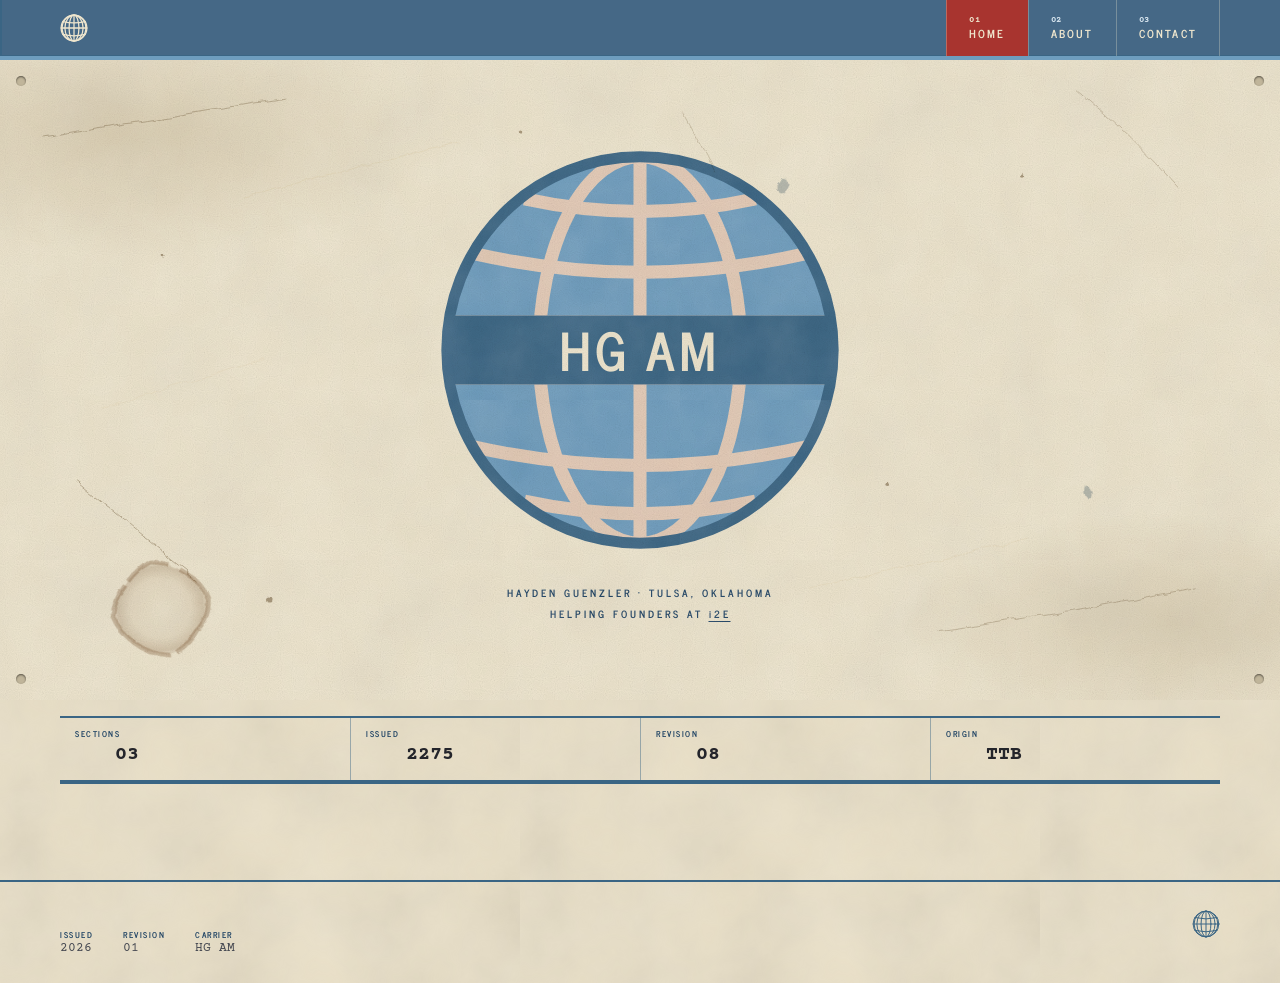
<file: index.html>
<!DOCTYPE html>
<html lang="en">
<head>
<meta charset="utf-8">
<meta name="viewport" content="width=device-width, initial-scale=1">
<title>Hayden Guenzler</title>
<link rel="preconnect" href="https://fonts.googleapis.com">
<link rel="preconnect" href="https://fonts.gstatic.com" crossorigin>
<link href="https://fonts.googleapis.com/css2?family=News+Cycle:wght@400;700&family=Archivo:wght@400;500;600;700&family=Courier+Prime:wght@400;700&display=swap" rel="stylesheet">
<link rel="stylesheet" href="css/tokens.css?v=2">
<link rel="stylesheet" href="css/base.css?v=2">
<link rel="stylesheet" href="css/layout.css?v=2">
<link rel="stylesheet" href="css/components.css?v=2">
</head>
<body>
<nav class="pa-nav">
  <div class="pa-shell">
    <a class="pa-nav-mark" href="index.html" aria-label="Home">
      <svg><use href="assets/icons.svg#pa-globe"></use></svg>
    </a>
    <ul>
      <li><a data-section href="index.html" aria-current="page"><span class="num">01</span><span class="name">Home</span></a></li>
      <li><a data-section href="about.html"><span class="num">02</span><span class="name">About</span></a></li>
      <li><a data-section href="contact.html"><span class="num">03</span><span class="name">Contact</span></a></li>
    </ul>
  </div>
</nav>

<header class="pa-cover pa-textured">
  <div class="pa-mottle"></div>
  <div class="pa-inkwash"></div>
  <div class="pa-grain"></div>

  <svg class="pa-scratches" viewBox="0 0 1200 640" preserveAspectRatio="none" aria-hidden="true">
    <defs>
      <filter id="warp" x="-15%" y="-15%" width="130%" height="130%">
        <feTurbulence type="fractalNoise" baseFrequency="0.045" numOctaves="4" seed="17" result="t"></feTurbulence>
        <feDisplacementMap in="SourceGraphic" in2="t" scale="9" xChannelSelector="R" yChannelSelector="G"></feDisplacementMap>
      </filter>
      <filter id="warpbig" x="-50%" y="-50%" width="200%" height="200%" color-interpolation-filters="sRGB">
        <feTurbulence type="fractalNoise" baseFrequency="0.07 0.09" numOctaves="3" seed="41" result="t"></feTurbulence>
        <feDisplacementMap in="SourceGraphic" in2="t" scale="3" xChannelSelector="R" yChannelSelector="G" result="d"></feDisplacementMap>
        <feGaussianBlur in="d" stdDeviation="0.45"></feGaussianBlur>
      </filter>
      <filter id="eat" x="-20%" y="-20%" width="140%" height="140%">
        <feTurbulence type="fractalNoise" baseFrequency="0.16" numOctaves="3" seed="5" result="t"></feTurbulence>
        <feDisplacementMap in="SourceGraphic" in2="t" scale="4" xChannelSelector="R" yChannelSelector="G"></feDisplacementMap>
      </filter>
      <radialGradient id="pool" cx="50%" cy="50%" r="50%">
        <stop offset="0%" stop-color="#7A4A1C" stop-opacity="0.03"></stop>
        <stop offset="62%" stop-color="#7A4A1C" stop-opacity="0.07"></stop>
        <stop offset="88%" stop-color="#6A3D13" stop-opacity="0.19"></stop>
        <stop offset="100%" stop-color="#6A3D13" stop-opacity="0.05"></stop>
      </radialGradient>
    </defs>
    <g filter="url(#warp)" opacity="0.4" fill="none" stroke-linecap="round">
      <g stroke="#5E4620">
        <path d="M40 78 Q150 58 268 38" stroke-width="0.7"></path>
        <path d="M1010 30 Q1062 76 1104 128" stroke-width="0.55"></path>
        <path d="M70 420 Q128 472 186 520" stroke-width="0.8"></path>
        <path d="M880 572 Q1000 552 1120 528" stroke-width="0.6"></path>
        <path d="M640 52 Q656 82 670 112" stroke-width="0.5"></path>
      </g>
      <g stroke="#F3EAD6" opacity="0.85">
        <path d="M230 136 Q330 108 430 82" stroke-width="1"></path>
        <path d="M760 528 Q862 504 964 478" stroke-width="0.85"></path>
        <path d="M96 348 Q172 322 248 298" stroke-width="0.7"></path>
      </g>
    </g>
    <g filter="url(#eat)" opacity="0.45">
      <g fill="#5E4620"><circle cx="252" cy="540" r="2.6"></circle><circle cx="958" cy="116" r="1.8"></circle><circle cx="152" cy="196" r="1.4"></circle><circle cx="832" cy="424" r="2.1"></circle><circle cx="488" cy="72" r="1.6"></circle></g>
      <g fill="#1F4364" opacity="0.6"><ellipse cx="734" cy="126" rx="4.8" ry="7.6" transform="rotate(20 734 126)"></ellipse><ellipse cx="1020" cy="432" rx="3.2" ry="6.4" transform="rotate(-14 1020 432)"></ellipse></g>
    </g>
    <g filter="url(#warpbig)" transform="translate(150 548) rotate(-11)">
      <path d="M 46 0 Q 44 18 29 29 Q 16 45 0 48 Q -18 44 -30 30 Q -42 16 -45 0 Q -41 -16 -28 -28 Q -16 -42 0 -47 Q 18 -43 30 -30 Q 44 -17 46 0 Z" fill="url(#pool)"></path>
      <path d="M 46 0 Q 44 18 29 29 Q 16 45 0 48 Q -18 44 -30 30 Q -42 16 -45 0 Q -41 -16 -28 -28 Q -16 -42 0 -47 Q 18 -43 30 -30 Q 44 -17 46 0 Z" fill="none" stroke="#6A3D13" stroke-width="4.5" opacity="0.26" stroke-dasharray="62 7 104 5 46 12 88"></path>
    </g>
  </svg>

  <div class="pa-cover-inner">
    <svg class="pa-badge" viewBox="0 0 100 100" role="img" aria-label="HG AM">
      <defs>
        <clipPath id="dsc"><circle cx="50" cy="50" r="46"></circle></clipPath>
        <mask id="sgn">
          <rect width="100" height="100" fill="#fff"></rect>
          <g fill="none" stroke="#000" stroke-width="3.1" stroke-linecap="butt">
            <line x1="50" y1="4" x2="50" y2="96"></line>
            <ellipse cx="50" cy="50" rx="24" ry="46"></ellipse>
            <path d="M 10.2 27 Q 50 36 89.8 27"></path>
            <path d="M 10.2 73 Q 50 82 89.8 73"></path>
            <path d="M 22.5 14 Q 50 20 77.5 14"></path>
            <path d="M 22.5 86 Q 50 92 77.5 86"></path>
          </g>
          <rect x="4" y="41.8" width="92" height="16.4" fill="#000"></rect>
        </mask>
      </defs>
      <circle cx="50" cy="50" r="46" fill="#A8342F" opacity="0.15" transform="translate(0.7 0.4)"></circle>
      <circle cx="50" cy="50" r="46" fill="#6E9DBE" mask="url(#sgn)"></circle>
      <g clip-path="url(#dsc)">
        <rect x="4" y="41.8" width="92" height="16.4" fill="#3A6584"></rect>
        <text x="50" y="54.9" text-anchor="middle" fill="#EFE6CE" font-family="News Cycle, Helvetica, sans-serif" font-weight="700" font-size="12.4" letter-spacing="0.9">HG AM</text>
      </g>
      <circle cx="50" cy="50" r="46" fill="none" stroke="#3A6584" stroke-width="2.6"></circle>
    </svg>

    <div class="pa-byline">
      <p class="pa-eyebrow">Hayden Guenzler &middot; Tulsa, Oklahoma</p>
      <p class="pa-eyebrow">Helping founders at <a class="pa-eyebrow-link" href="https://i2e.org" target="_blank" rel="noopener noreferrer">i2E</a></p>
    </div>
  </div>

  <span class="pa-grommet tl"></span>
  <span class="pa-grommet tr"></span>
  <span class="pa-grommet bl"></span>
  <span class="pa-grommet br"></span>
</header>

<div class="pa-shell">
  <dl class="pa-fields">
    <div><dt class="pa-label">Sections</dt><dd class="pa-data" data-flap>03</dd></div>
    <div><dt class="pa-label">Issued</dt><dd class="pa-data" data-flap>2026</dd></div>
    <div><dt class="pa-label">Revision</dt><dd class="pa-data" data-flap>01</dd></div>
    <div><dt class="pa-label">Origin</dt><dd class="pa-data" data-flap>TUL</dd></div>
  </dl>
</div>

<footer class="pa-footer">
  <div class="pa-shell">
    <dl>
      <div><dt class="pa-label">Issued</dt><dd>2026</dd></div>
      <div><dt class="pa-label">Revision</dt><dd>01</dd></div>
      <div><dt class="pa-label">Carrier</dt><dd>HG AM</dd></div>
    </dl>
    <svg class="pa-globe"><use href="assets/icons.svg#pa-globe"></use></svg>
  </div>
</footer>
<script src="js/splitflap.js" defer></script>
</body>
</html>
</file>
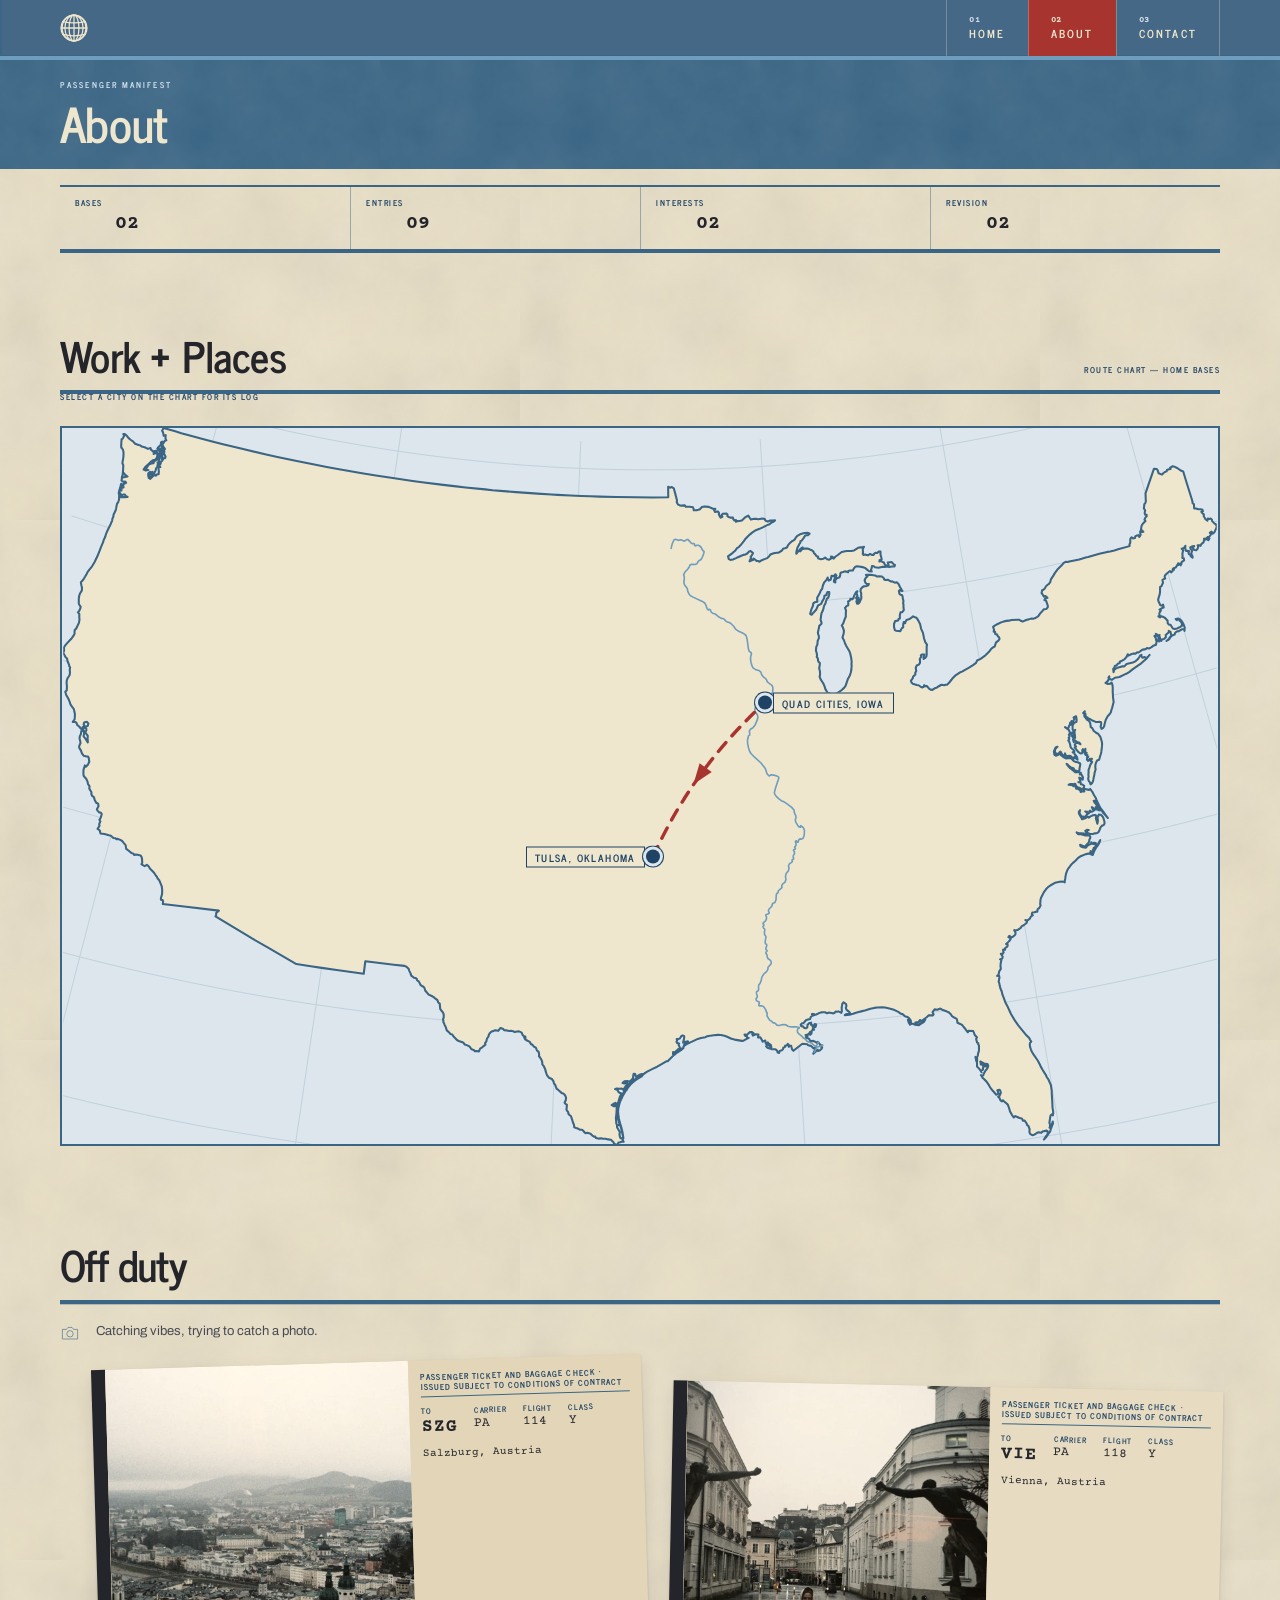
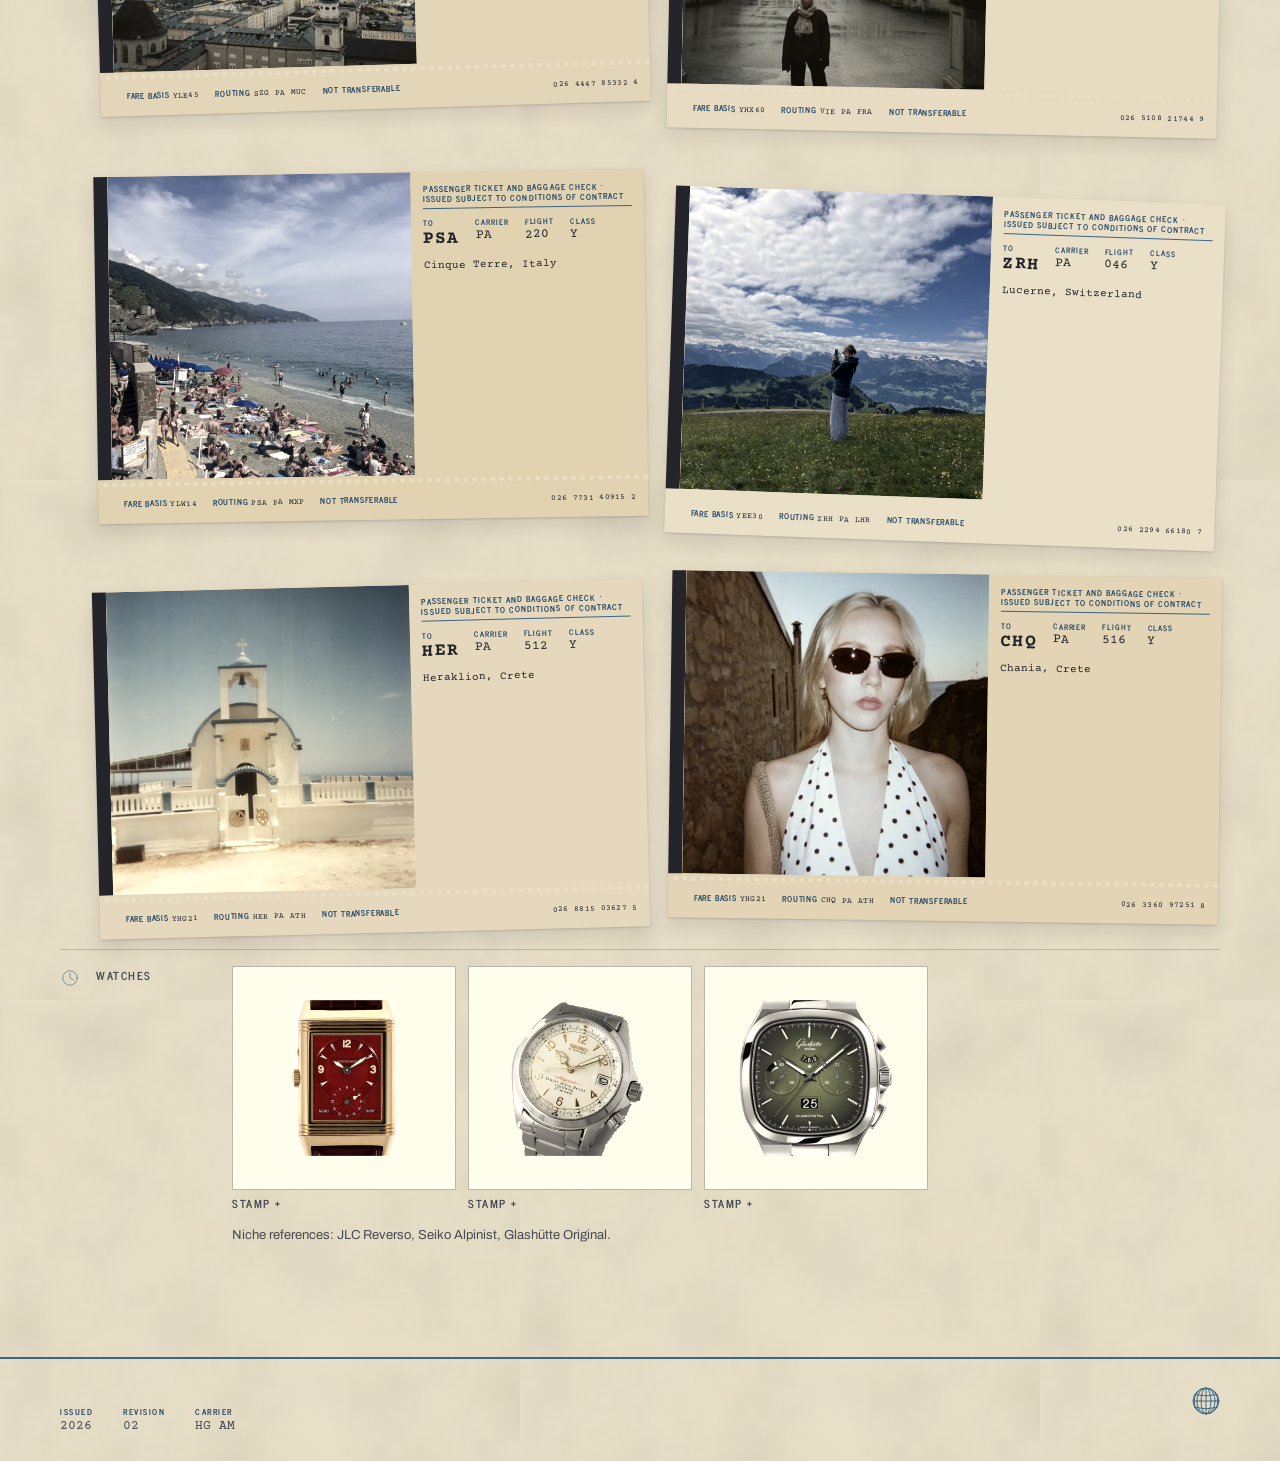
<file: about.html>
<!DOCTYPE html>
<html lang="en">
<head>
<meta charset="utf-8">
<meta name="viewport" content="width=device-width, initial-scale=1">
<title>About &mdash; Hayden Guenzler</title>
<link rel="preconnect" href="https://fonts.googleapis.com">
<link rel="preconnect" href="https://fonts.gstatic.com" crossorigin>
<link href="https://fonts.googleapis.com/css2?family=News+Cycle:wght@400;700&family=Archivo:wght@400;500;600;700&family=Courier+Prime:wght@400;700&display=swap" rel="stylesheet">
<!-- Before first paint: the drawing animations start from a blank chart, and
     that blank state is scoped to .js so a visitor without JavaScript gets a
     finished map instead of an empty one that never fills in. -->
<script>document.documentElement.className += " js";</script>
<link rel="stylesheet" href="css/tokens.css?v=2">
<link rel="stylesheet" href="css/base.css?v=2">
<link rel="stylesheet" href="css/layout.css?v=2">
<link rel="stylesheet" href="css/components.css?v=2">
<link rel="stylesheet" href="css/route-map.css?v=2">
<link rel="stylesheet" href="css/boarding-stub.css?v=2">
</head>
<body>
<nav class="pa-nav">
  <div class="pa-shell">
    <a class="pa-nav-mark" href="index.html" aria-label="Home">
      <svg><use href="assets/icons.svg#pa-globe"></use></svg>
    </a>
    <ul>
      <li><a data-section href="index.html"><span class="num">01</span><span class="name">Home</span></a></li>
      <li><a data-section href="about.html" aria-current="page"><span class="num">02</span><span class="name">About</span></a></li>
      <li><a data-section href="contact.html"><span class="num">03</span><span class="name">Contact</span></a></li>
    </ul>
  </div>
</nav>

<header>
  <div class="pa-masthead">
    <div class="pa-inkwash"></div>
    <div class="pa-shell">
      <p class="pa-eyebrow">Passenger manifest</p>
      <h1>About</h1>
    </div>
  </div>
  <div class="pa-shell">
    <dl class="pa-fields">
      <div><dt class="pa-label">Bases</dt><dd class="pa-data" data-flap>02</dd></div>
      <div><dt class="pa-label">Entries</dt><dd class="pa-data" data-flap>09</dd></div>
      <div><dt class="pa-label">Interests</dt><dd class="pa-data" data-flap>02</dd></div>
      <div><dt class="pa-label">Revision</dt><dd class="pa-data" data-flap>02</dd></div>
    </dl>
  </div>
</header>

<main class="pa-shell" style="padding-top:64px">

  <section>
    <div class="pa-section-head">
      <h2>Work + Places</h2>
      <p class="pa-label">Route chart &mdash; home bases</p>
    </div>
    <hr>

    <p class="pa-label pa-map-hint" data-map-hint>Select a city on the chart for its log</p>
    <div class="pa-map-wrap" data-route-map>
      <figure class="pa-chart">
        <svg viewBox="0 0 1000 621" role="img" aria-label="Chart of the continental United States with two marked home bases, Quad Cities in Iowa and Tulsa in Oklahoma, joined by a dashed route line.">
          <use class="pa-map-grid" href="assets/us-outline.svg#us-grid" fill="none" stroke="#3A6584" stroke-width="0.8" opacity="0.18"></use>
          <use class="pa-map-land" href="assets/us-outline.svg#us" fill="#EFE6CE" stroke="#3A6584" stroke-width="1.8" stroke-linejoin="round" stroke-linecap="round"></use>
          <use class="pa-map-rivers" href="assets/us-outline.svg#us-rivers" fill="none" stroke="#6E9DBE" stroke-width="1.4" stroke-linecap="round" stroke-linejoin="round"></use>
          <defs>
            <clipPath id="route-reveal">
              <rect class="pa-route-wipe" x="498" y="225" width="126" height="160"></rect>
            </clipPath>
          </defs>
          <g clip-path="url(#route-reveal)">
            <path d="M 511.1 371.9 Q 546 295 608.2 238.1" fill="none" stroke="#A8342F" stroke-width="3" stroke-dasharray="10 8" stroke-linecap="round"></path>
            <polygon points="11,0 -7,6.5 -7,-6.5" fill="#A8342F" transform="translate(552.8 300) rotate(126)"></polygon>
          </g>
          <!-- Rides the leading edge of the reveal, so the aircraft appears to
               draw the route rather than follow a line already there. Same
               silhouette as the Contact jacket. Centred on its own origin
               because offset-path puts the element origin on the path. -->
          <g class="pa-route-plane" aria-hidden="true">
            <path d="M48 4h4l2 13 26 7v4l-26-3 1 9 8 5v3l-11-3-11 3v-3l8-5 1-9-26 3v-4l26-7z"
                  fill="#A8342F" transform="scale(.52) translate(-51 -20.5)"></path>
          </g>
        </svg>

        <a class="pa-pin" data-station="quad-cities" href="#log-quad-cities" aria-expanded="false">
          <span class="dot"></span><span class="plate">Quad Cities, Iowa</span>
        </a>
        <a class="pa-pin" data-station="tulsa" href="#log-tulsa" aria-expanded="false">
          <span class="dot"></span><span class="plate">Tulsa, Oklahoma</span>
        </a>
      </figure>

      <div class="pa-log" data-station="quad-cities" id="log-quad-cities">
        <div class="pa-log-head"><span class="dot"></span><h3>Quad Cities, Iowa</h3></div>
        <hr style="border-top:var(--pa-rule)">
        <ul class="pa-list">
        <li><svg><use href="assets/icons.svg#pa-pennant"></use></svg><p>Pleasant Valley High School</p></li>
        <li><svg><use href="assets/icons.svg#pa-note"></use></svg><p>Played drums in jazz band, ran cross country, played center in basketball. Briefly convinced this was the Larry Bird route</p></li>
        <li><svg><use href="assets/icons.svg#pa-rack"></use></svg><p>Watched logistics happen firsthand inside John Deere&rsquo;s parts warehouse, one of the largest in the country</p></li>
        </ul>
      </div>
      <div class="pa-log" data-station="tulsa" id="log-tulsa">
        <div class="pa-log-head"><span class="dot"></span><h3>Tulsa, Oklahoma</h3></div>
        <hr style="border-top:var(--pa-rule)">
        <ul class="pa-list">
        <li><svg><use href="assets/icons.svg#pa-pennant"></use></svg><p>Studied finance at Oral Roberts University</p></li>
        <li><svg><use href="assets/icons.svg#pa-document"></use></svg><p>Co-founded and ran M&amp;G Journal, a student-run finance publication covering capital markets, startups and careers, connecting students across private equity, investment banking and personal financial planning so they saw the whole field rather than one corner</p></li>
        <li><svg><use href="assets/icons.svg#pa-people"></use></svg><p>Co-founded Sky Ventures, Oklahoma&rsquo;s first student-run accelerator, five universities, six companies through the cohort, $50,000 deployed</p></li>
        <li><svg><use href="assets/icons.svg#pa-book"></use></svg><p>Volunteered for Junior Achievement, helping teach financial literacy and an entrepreneurial mindset to elementary students</p></li>
        <li><svg><use href="assets/icons.svg#pa-bank"></use></svg><p>Risk-rated fintech and cannabis-adjacent accounts at Regent Bank, running onboarding through committee review inside a heavily regulated shop</p></li>
        <li><svg><use href="assets/icons.svg#pa-launch"></use></svg><p>Help founders build, launch and grow companies at i2E, connecting them to capital across the region</p></li>
</ul>
      </div>
    </div>

  </section>

  <section class="pa-section">
    <div class="pa-section-head">
      <h2>Off duty</h2>
    </div>
    <hr>

    <div class="pa-hobby pa-hobby--nolabel">
      <svg><use href="assets/icons.svg#pa-camera"></use></svg>
      <div>
        <p class="pa-note" style="margin-bottom:20px">Catching vibes, trying to catch a photo.</p>
        <div class="pa-stubs" data-reveal="is-fallen">
          <div class="pa-stub">
            <div class="pa-stub-top">
              <span class="pa-stub-edge"></span>
              <figure><img src="assets/images/travel/salzburg.webp" alt="Salzburg seen from the fortress at dusk, church domes and the river below a grey sky" width="900" height="1200" loading="lazy" decoding="async"></figure>
              <div class="pa-stub-body">
                <p class="pa-stub-terms">Passenger Ticket and Baggage Check &middot; Issued subject to conditions of contract</p>
                <dl>
                  <dt>To</dt><dt>Carrier</dt><dt>Flight</dt><dt>Class</dt>
                  <dd>SZG</dd><dd>PA</dd><dd>114</dd><dd>Y</dd>
                </dl>
                <p class="pa-stub-city">Salzburg, Austria</p>
              </div>
            </div>
            <div class="pa-perf"></div>
            <div class="pa-stub-foot">
              <span>Fare basis <b>YLE45</b></span>
              <span>Routing <b>SZG PA MUC</b></span>
              <span>Not transferable</span>
              <span class="serial"><b>026 4447 85332 4</b></span>
            </div>
          </div>
          <div class="pa-stub">
            <div class="pa-stub-top">
              <span class="pa-stub-edge"></span>
              <figure><img src="assets/images/travel/vienna.webp" alt="An empty street at dusk with wet cobbles, bronze statues on plinths either side and a fortress on the hill beyond" width="900" height="1200" loading="lazy" decoding="async"></figure>
              <div class="pa-stub-body">
                <p class="pa-stub-terms">Passenger Ticket and Baggage Check &middot; Issued subject to conditions of contract</p>
                <dl>
                  <dt>To</dt><dt>Carrier</dt><dt>Flight</dt><dt>Class</dt>
                  <dd>VIE</dd><dd>PA</dd><dd>118</dd><dd>Y</dd>
                </dl>
                <p class="pa-stub-city">Vienna, Austria</p>
              </div>
            </div>
            <div class="pa-perf"></div>
            <div class="pa-stub-foot">
              <span>Fare basis <b>YHX60</b></span>
              <span>Routing <b>VIE PA FRA</b></span>
              <span>Not transferable</span>
              <span class="serial"><b>026 5108 21744 9</b></span>
            </div>
          </div>
          <div class="pa-stub">
            <div class="pa-stub-top">
              <span class="pa-stub-edge"></span>
              <figure><img src="assets/images/travel/cinque-terre.webp" alt="A crowded pebble beach on the Ligurian coast with blue umbrellas, headland and open sea" width="900" height="1200" loading="lazy" decoding="async"></figure>
              <div class="pa-stub-body">
                <p class="pa-stub-terms">Passenger Ticket and Baggage Check &middot; Issued subject to conditions of contract</p>
                <dl>
                  <dt>To</dt><dt>Carrier</dt><dt>Flight</dt><dt>Class</dt>
                  <dd>PSA</dd><dd>PA</dd><dd>220</dd><dd>Y</dd>
                </dl>
                <p class="pa-stub-city">Cinque Terre, Italy</p>
              </div>
            </div>
            <div class="pa-perf"></div>
            <div class="pa-stub-foot">
              <span>Fare basis <b>YLW14</b></span>
              <span>Routing <b>PSA PA MXP</b></span>
              <span>Not transferable</span>
              <span class="serial"><b>026 7731 40915 2</b></span>
            </div>
          </div>
          <div class="pa-stub">
            <div class="pa-stub-top">
              <span class="pa-stub-edge"></span>
              <figure><img src="assets/images/travel/lucerne.webp" alt="A meadow of buttercups high above the valley with snow-capped Alps along the horizon" width="900" height="1200" loading="lazy" decoding="async"></figure>
              <div class="pa-stub-body">
                <p class="pa-stub-terms">Passenger Ticket and Baggage Check &middot; Issued subject to conditions of contract</p>
                <dl>
                  <dt>To</dt><dt>Carrier</dt><dt>Flight</dt><dt>Class</dt>
                  <dd>ZRH</dd><dd>PA</dd><dd>046</dd><dd>Y</dd>
                </dl>
                <p class="pa-stub-city">Lucerne, Switzerland</p>
              </div>
            </div>
            <div class="pa-perf"></div>
            <div class="pa-stub-foot">
              <span>Fare basis <b>YEE30</b></span>
              <span>Routing <b>ZRH PA LHR</b></span>
              <span>Not transferable</span>
              <span class="serial"><b>026 2294 66180 7</b></span>
            </div>
          </div>
          <div class="pa-stub">
            <div class="pa-stub-top">
              <span class="pa-stub-edge"></span>
              <figure><img src="assets/images/travel/crete-heraklion.webp" alt="A small whitewashed Greek chapel with a blue dome and bell, the sea behind it" width="900" height="1200" loading="lazy" decoding="async"></figure>
              <div class="pa-stub-body">
                <p class="pa-stub-terms">Passenger Ticket and Baggage Check &middot; Issued subject to conditions of contract</p>
                <dl>
                  <dt>To</dt><dt>Carrier</dt><dt>Flight</dt><dt>Class</dt>
                  <dd>HER</dd><dd>PA</dd><dd>512</dd><dd>Y</dd>
                </dl>
                <p class="pa-stub-city">Heraklion, Crete</p>
              </div>
            </div>
            <div class="pa-perf"></div>
            <div class="pa-stub-foot">
              <span>Fare basis <b>YHG21</b></span>
              <span>Routing <b>HER PA ATH</b></span>
              <span>Not transferable</span>
              <span class="serial"><b>026 8815 03627 5</b></span>
            </div>
          </div>
          <div class="pa-stub">
            <div class="pa-stub-top">
              <span class="pa-stub-edge"></span>
              <figure><img src="assets/images/travel/crete-chania.webp" alt="A portrait in evening light beside a dry stone wall, the sea just visible past it" width="900" height="1200" loading="lazy" decoding="async"></figure>
              <div class="pa-stub-body">
                <p class="pa-stub-terms">Passenger Ticket and Baggage Check &middot; Issued subject to conditions of contract</p>
                <dl>
                  <dt>To</dt><dt>Carrier</dt><dt>Flight</dt><dt>Class</dt>
                  <dd>CHQ</dd><dd>PA</dd><dd>516</dd><dd>Y</dd>
                </dl>
                <p class="pa-stub-city">Chania, Crete</p>
              </div>
            </div>
            <div class="pa-perf"></div>
            <div class="pa-stub-foot">
              <span>Fare basis <b>YHG21</b></span>
              <span>Routing <b>CHQ PA ATH</b></span>
              <span>Not transferable</span>
              <span class="serial"><b>026 3360 97251 8</b></span>
            </div>
          </div>
        </div>
      </div>
    </div>

    <div class="pa-hobby">
      <svg><use href="assets/icons.svg#pa-clock"></use></svg>
      <p>Watches</p>
      <div>
        <div class="pa-watches" data-reveal="is-set">
      <details>
        <summary>
          <img src="assets/images/watches/jlc-reverso.webp" alt="Jaeger-LeCoultre Reverso in yellow gold with a red guilloche dial" width="800" height="800" loading="lazy" decoding="async">
          <span>Stamp +</span>
        </summary>
        <div class="pa-stamp-card">
          <dl>
            <div><dt>Origin</dt><dd>Switzerland &mdash; Vall&eacute;e de Joux</dd></div>
            <div><dt>Founded</dt><dd class="pa-data">1833</dd><dd>Maison founded. The Reverso itself dates to 1931.</dd></div>
            <div><dt>Made for</dt><dd>Polo. The case pivots in its carrier so the crystal can be turned face-down against a mallet strike.</dd></div>
          </dl>
        </div>
      </details>
      <details>
        <summary>
          <img src="assets/images/watches/seiko-alpinist.webp" alt="Vintage Seiko Alpinist with a cream dial, gold indices and a red Alpinist script" width="800" height="800" loading="lazy" decoding="async">
          <span>Stamp +</span>
        </summary>
        <div class="pa-stamp-card">
          <dl>
            <div><dt>Origin</dt><dd>Japan &mdash; Nagano</dd></div>
            <div><dt>Founded</dt><dd class="pa-data">1959</dd><dd>The Alpinist line. Seiko itself dates to 1881.</dd></div>
            <div><dt>Made for</dt><dd>Mountaineering. An inner compass ring takes a bearing off the sun, for climbers carrying no instruments.</dd></div>
          </dl>
        </div>
      </details>
      <details>
        <summary>
          <img src="assets/images/watches/glashutte-original.webp" alt="Glashutte Original chronograph with a green dial and cushion case" width="800" height="800" loading="lazy" decoding="async">
          <span>Stamp +</span>
        </summary>
        <div class="pa-stamp-card">
          <dl>
            <div><dt>Origin</dt><dd>Germany &mdash; Glash&uuml;tte, Saxony</dd></div>
            <div><dt>Founded</dt><dd class="pa-data">1845</dd><dd>Watchmaking in the town. The brand name is far younger.</dd></div>
            <div><dt>Made for</dt><dd>Precision timing. A chronograph built to measure elapsed intervals, not to be worn underwater.</dd></div>
          </dl>
        </div>
      </details>
        </div>
        <p class="pa-note">Niche references: JLC Reverso, Seiko Alpinist, Glash&uuml;tte Original.</p>
      </div>
    </div>
  </section>
</main>

<footer class="pa-footer">
  <div class="pa-shell">
    <dl>
      <div><dt class="pa-label">Issued</dt><dd>2026</dd></div>
      <div><dt class="pa-label">Revision</dt><dd>02</dd></div>
      <div><dt class="pa-label">Carrier</dt><dd>HG AM</dd></div>
    </dl>
    <svg class="pa-globe"><use href="assets/icons.svg#pa-globe"></use></svg>
  </div>
</footer>
<script src="js/route-map.js" defer></script>
<script src="js/reveal.js" defer></script>
<script src="js/splitflap.js" defer></script>
</body>
</html>
</file>
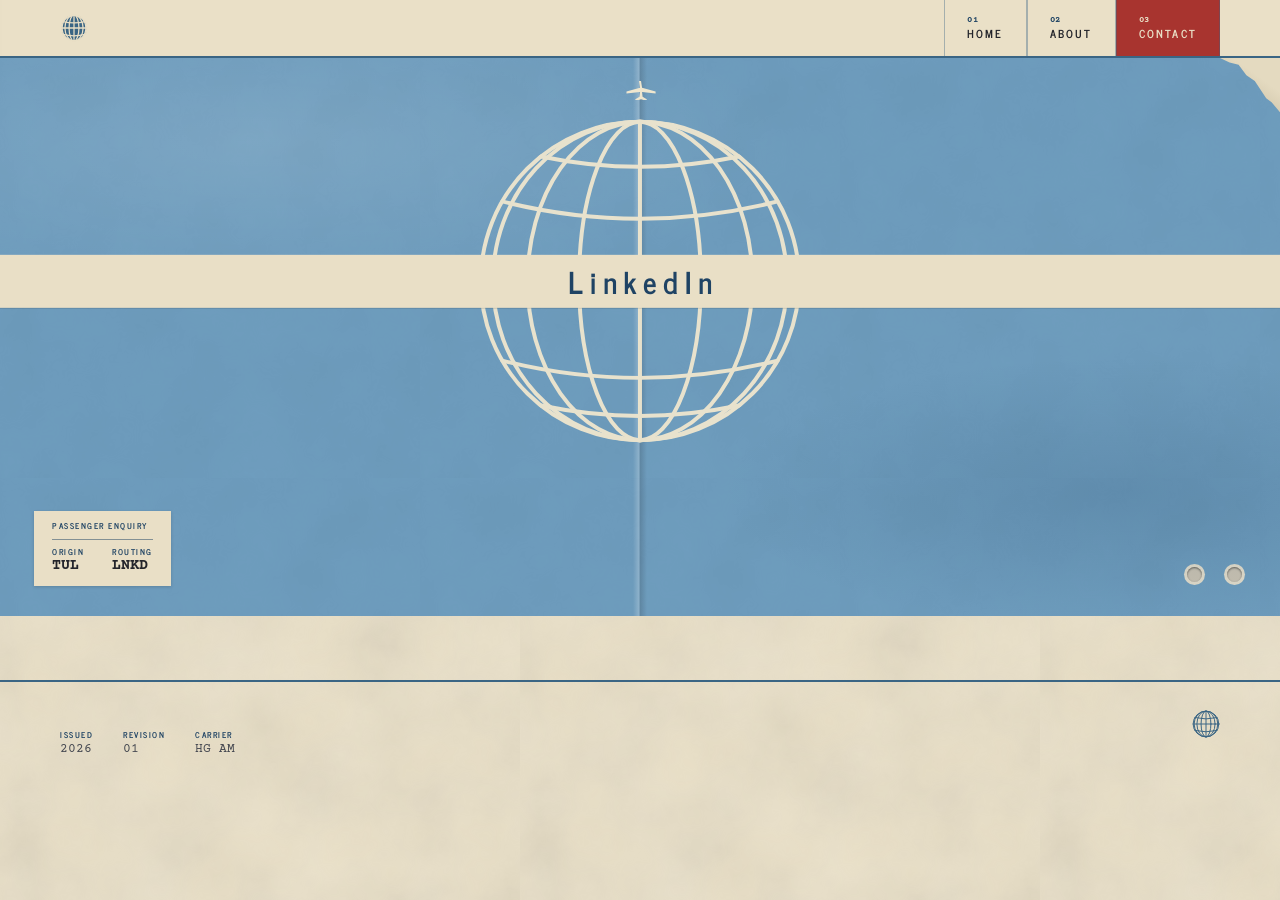
<file: contact.html>
<!DOCTYPE html>
<html lang="en">
<head>
<meta charset="utf-8">
<meta name="viewport" content="width=device-width, initial-scale=1">
<title>Contact &mdash; Hayden Guenzler</title>
<link rel="preconnect" href="https://fonts.googleapis.com">
<link rel="preconnect" href="https://fonts.gstatic.com" crossorigin>
<link href="https://fonts.googleapis.com/css2?family=News+Cycle:wght@400;700&family=Archivo:wght@400;500;600;700&family=Courier+Prime:wght@400;700&display=swap" rel="stylesheet">
<link rel="stylesheet" href="css/tokens.css?v=2">
<link rel="stylesheet" href="css/base.css?v=2">
<link rel="stylesheet" href="css/layout.css?v=2">
<link rel="stylesheet" href="css/components.css?v=2">
</head>
<body>
<nav class="pa-nav pa-nav--jacket">
  <div class="pa-shell">
    <a class="pa-nav-mark" href="index.html" aria-label="Home">
      <svg><use href="assets/icons.svg#pa-globe"></use></svg>
    </a>
    <ul>
      <li><a data-section href="index.html"><span class="num">01</span><span class="name">Home</span></a></li>
      <li><a data-section href="about.html"><span class="num">02</span><span class="name">About</span></a></li>
      <li><a data-section href="contact.html" aria-current="page"><span class="num">03</span><span class="name">Contact</span></a></li>
    </ul>
  </div>
</nav>

<main>

  <!-- TICKET JACKET (canvas option 1a). The globe is the link: the object you
       would pick up is the thing you press. Everything decorative is
       pointer-events: none so nothing swallows the click. -->
  <section class="pa-jacket">
    <span class="pa-jacket__crease" aria-hidden="true"></span>

    <a class="pa-jacket__mark"
       href="https://www.linkedin.com/in/hayden-guenzler/"
       target="_blank" rel="noopener noreferrer">
      <svg class="pa-jacket__plane" viewBox="0 0 100 40" aria-hidden="true"><path d="M48 4h4l2 13 26 7v4l-26-3 1 9 8 5v3l-11-3-11 3v-3l8-5 1-9-26 3v-4l26-7z"/></svg>
      <svg class="pa-jacket__globe" viewBox="0 0 100 100" aria-hidden="true"><circle cx="50" cy="50" r="46"/><line x1="50" y1="4" x2="50" y2="96"/><ellipse cx="50" cy="50" rx="17.6" ry="46"/><ellipse cx="50" cy="50" rx="32.5" ry="46"/><ellipse cx="50" cy="50" rx="42.5" ry="46"/><line x1="4" y1="50" x2="96" y2="50"/><path d="M 10.2 27 Q 50 37 89.8 27"/><path d="M 10.2 73 Q 50 83 89.8 73"/><path d="M 21.4 14 Q 50 20 78.6 14"/><path d="M 21.4 86 Q 50 92 78.6 86"/></svg>
      <span class="pa-jacket__band">LinkedIn</span>
      <!-- The band reads "LinkedIn", so the link already names itself. This
           only adds what a sighted user gets from context: that it leaves. -->
      <span class="visually-hidden">Hayden Guenzler on LinkedIn, opens in a new tab</span>
    </a>

    <div class="pa-jacket__card">
      <span class="pa-label">Passenger enquiry</span>
      <div style="display:flex;gap:28px;border-top:1px solid rgba(31,67,100,.5);padding-top:8px">
        <span class="pa-field"><span class="pa-label">Origin</span><span class="pa-data">TUL</span></span>
        <span class="pa-field"><span class="pa-label">Routing</span><span class="pa-data">LNKD</span></span>
      </div>
    </div>

    <span class="pa-jacket__grommet pa-jacket__grommet--a" aria-hidden="true"></span>
    <span class="pa-jacket__grommet pa-jacket__grommet--b" aria-hidden="true"></span>
    <span class="pa-jacket__dogear" aria-hidden="true"></span>
  </section>

</main>

<footer class="pa-footer" style="margin-top:64px">
  <div class="pa-shell">
    <dl>
      <div><dt class="pa-label">Issued</dt><dd>2026</dd></div>
      <div><dt class="pa-label">Revision</dt><dd>01</dd></div>
      <div><dt class="pa-label">Carrier</dt><dd>HG AM</dd></div>
    </dl>
    <svg class="pa-globe"><use href="assets/icons.svg#pa-globe"></use></svg>
  </div>
</footer>
</body>
</html>
</file>
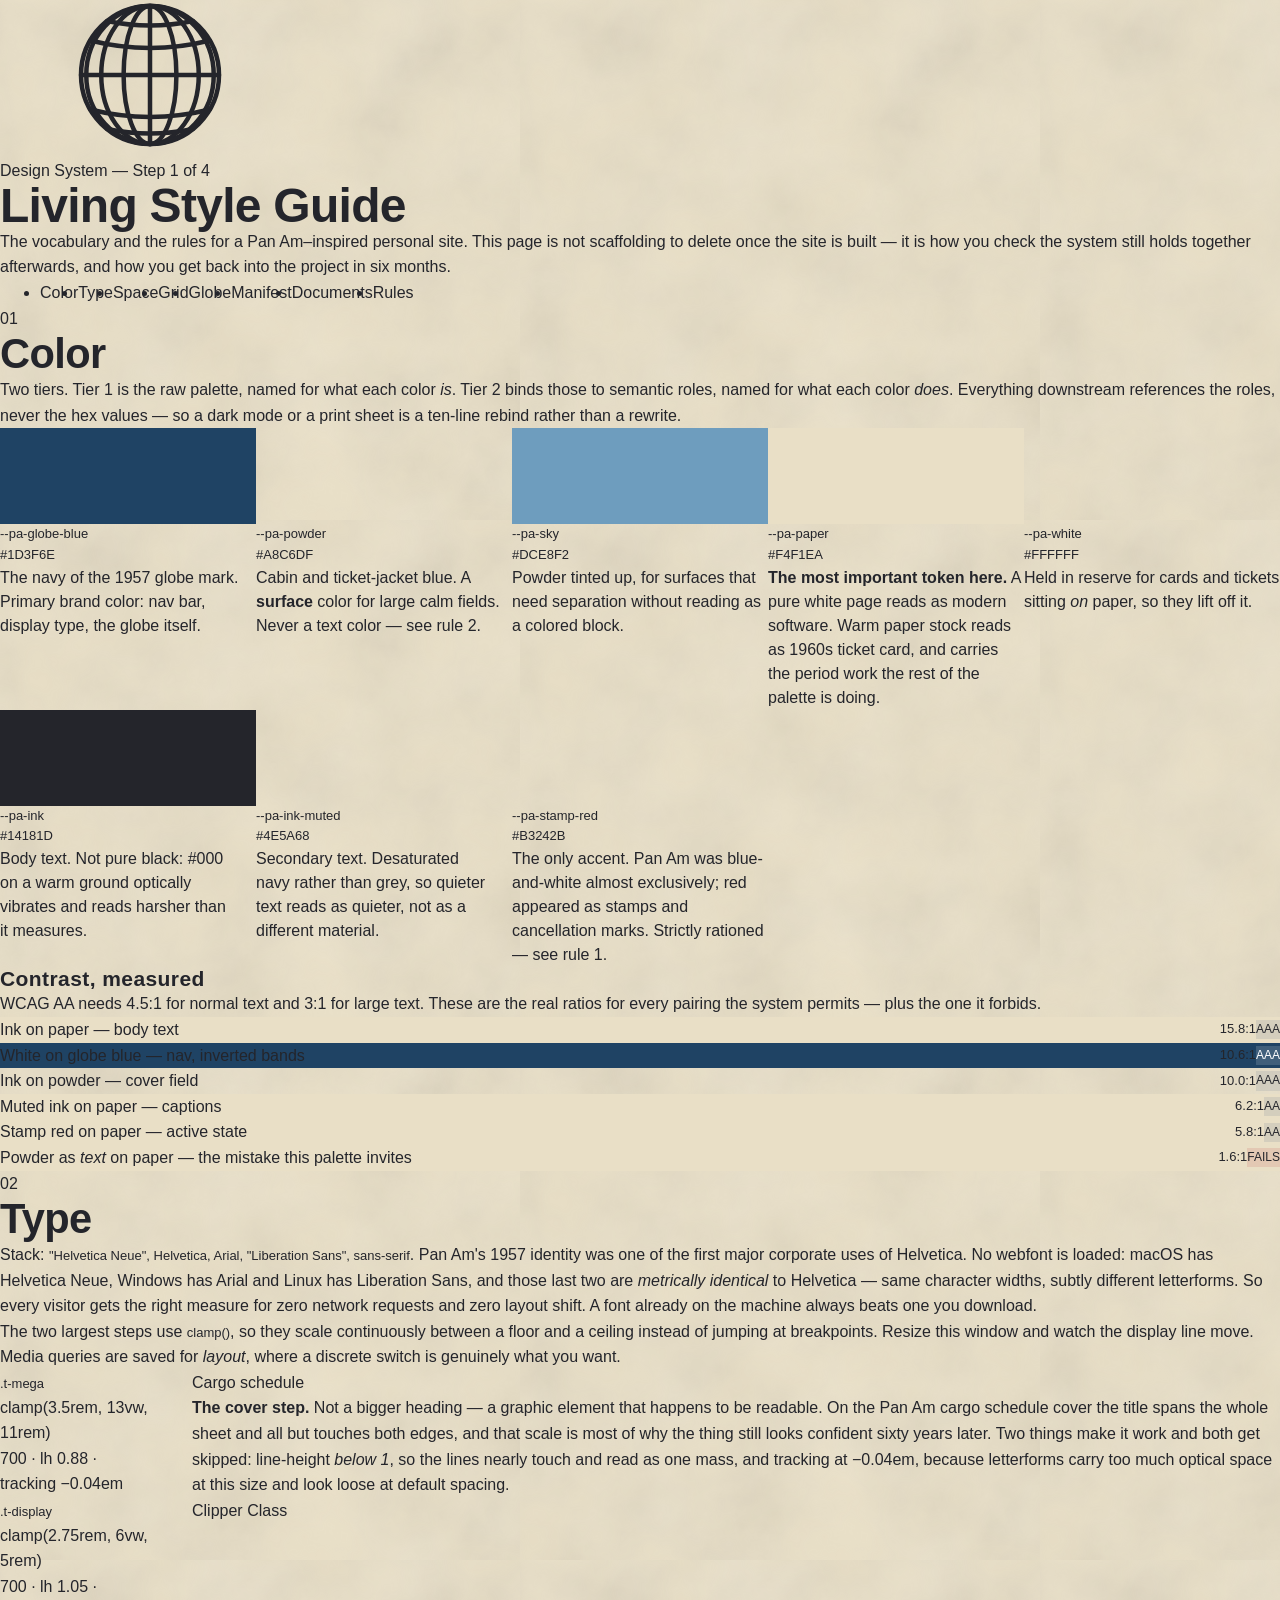
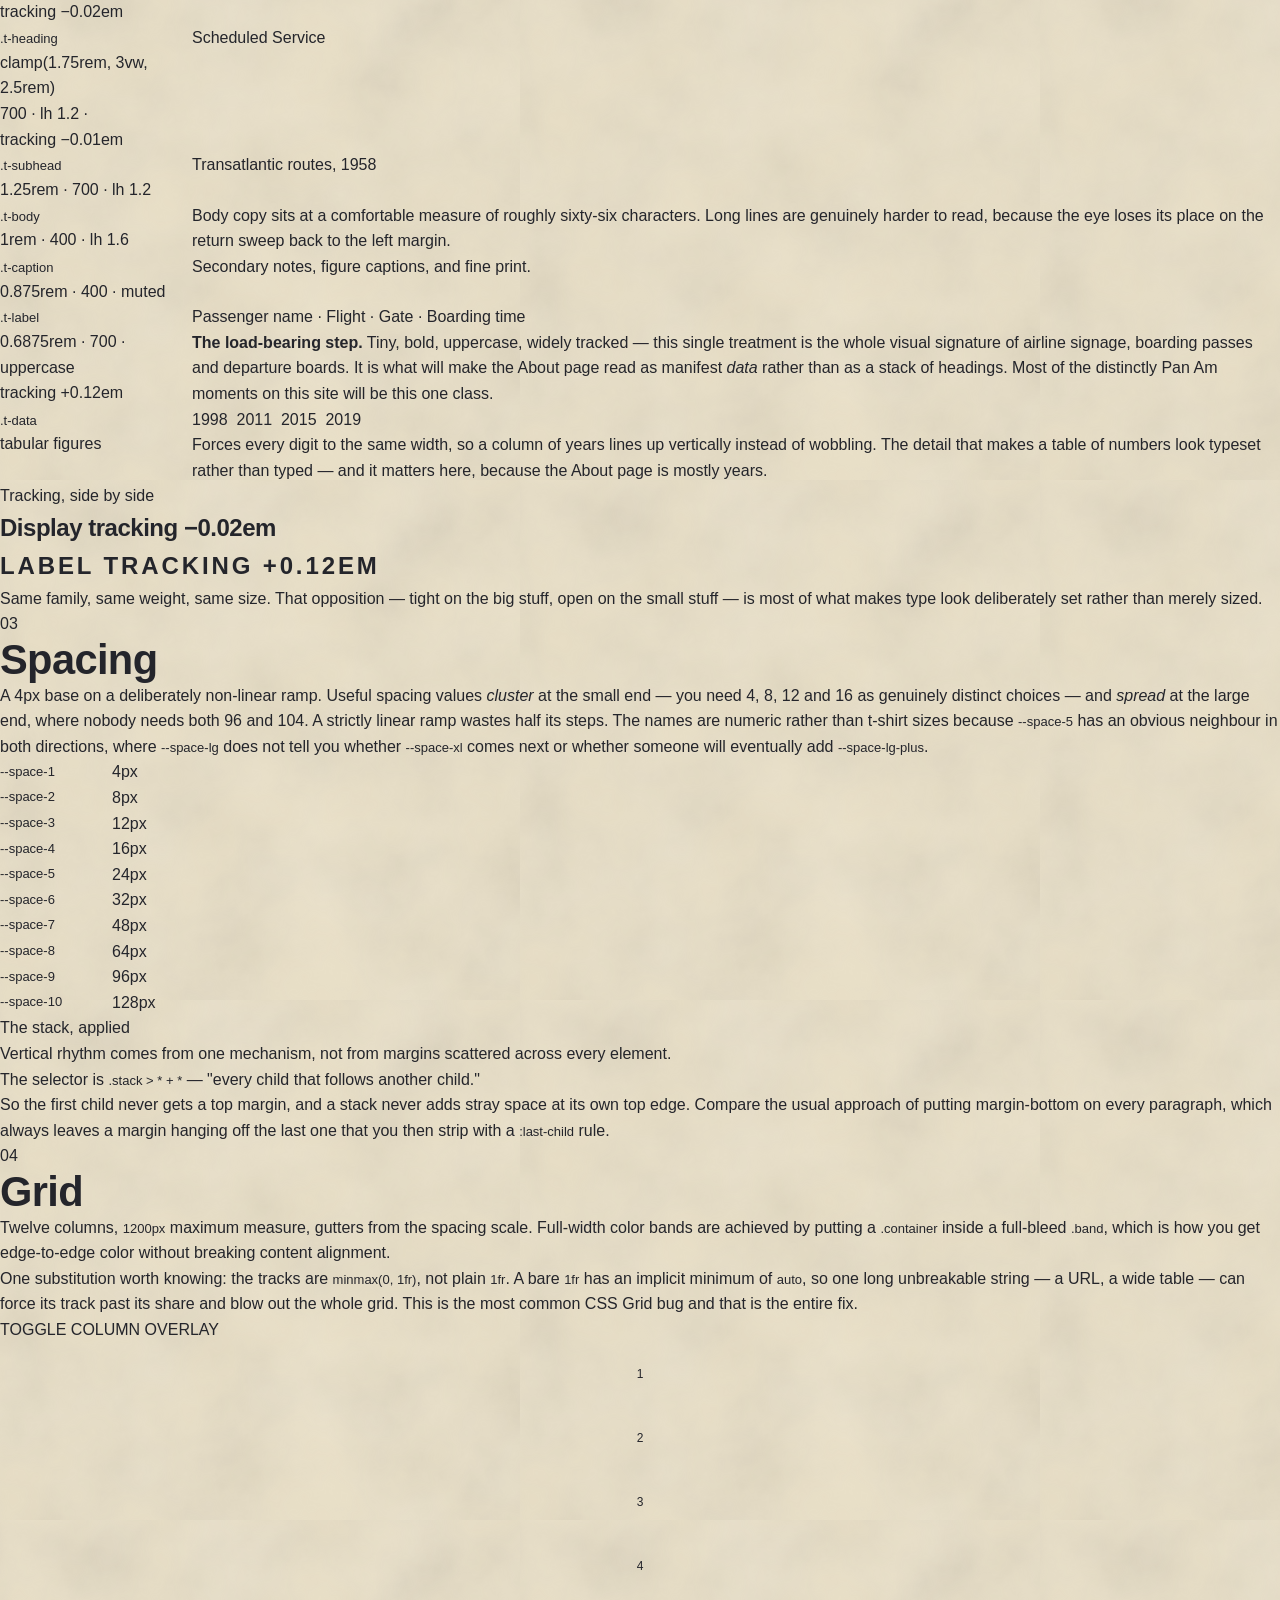
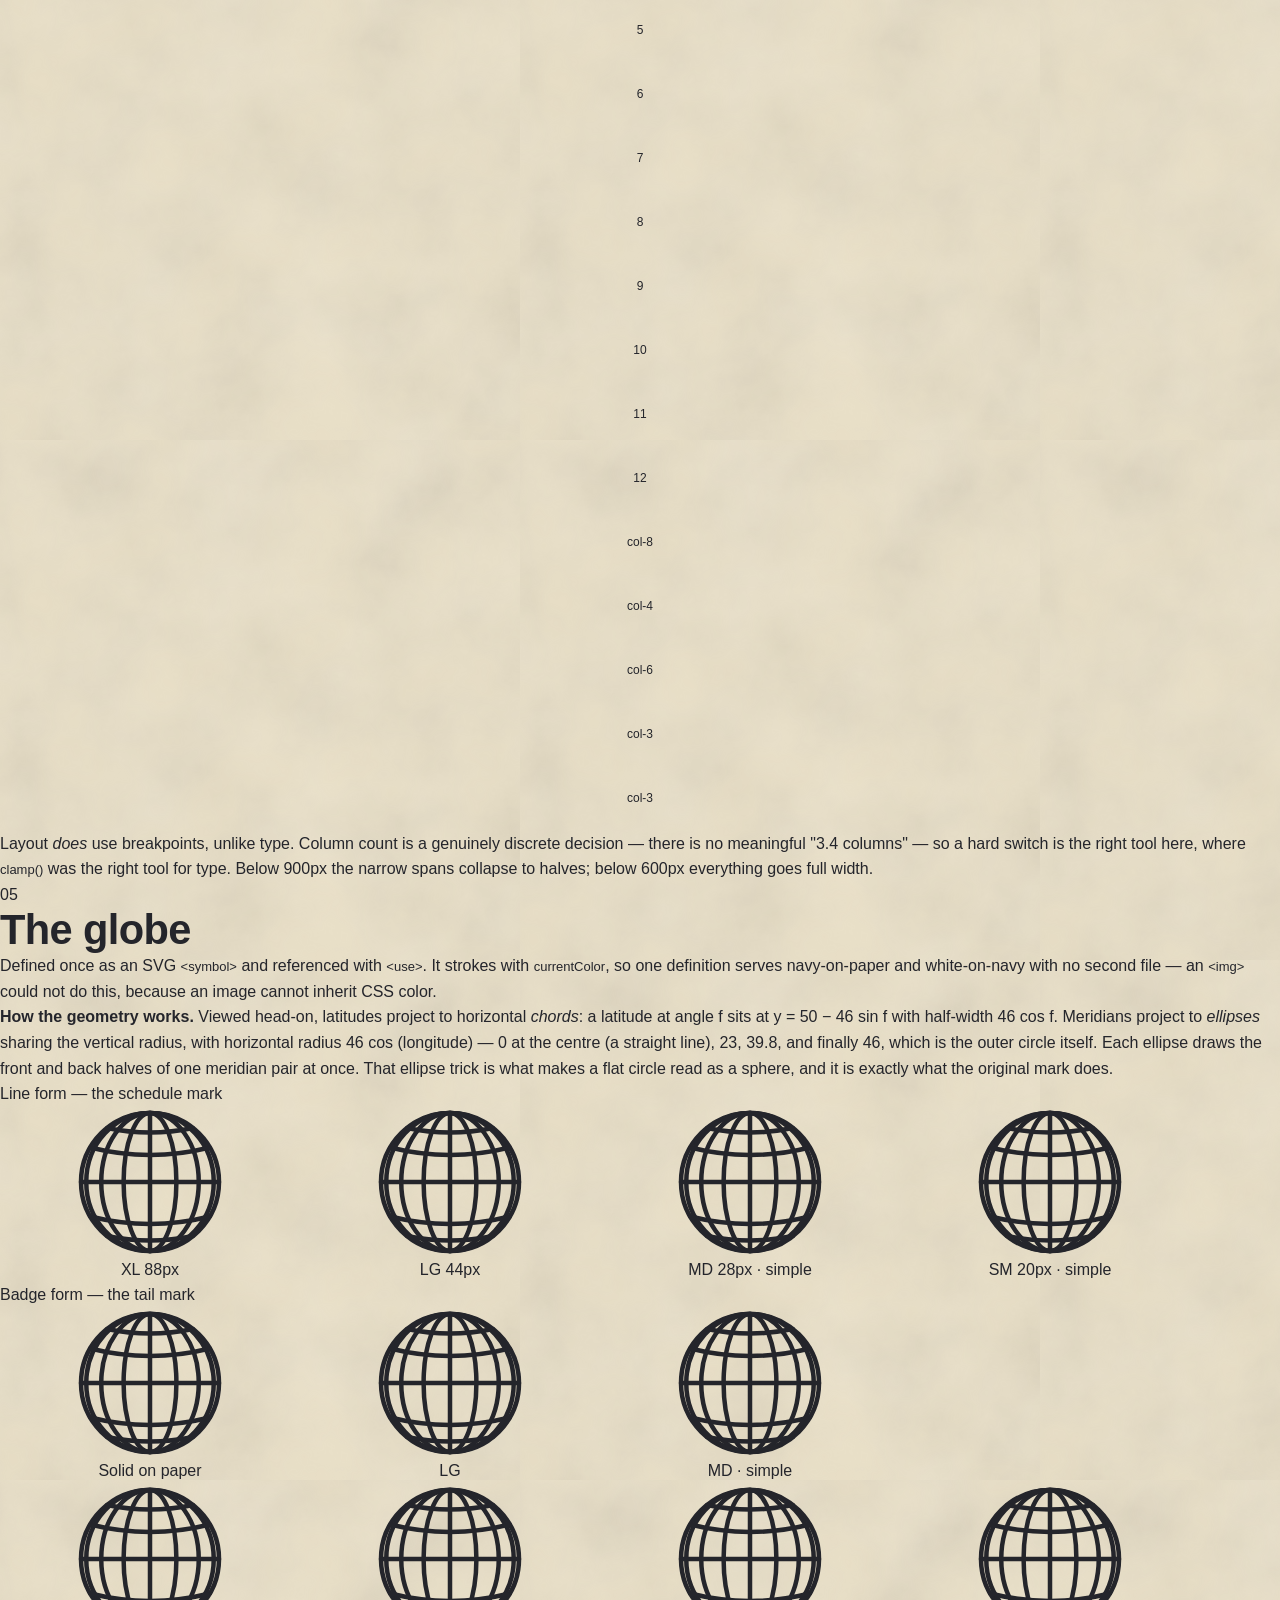
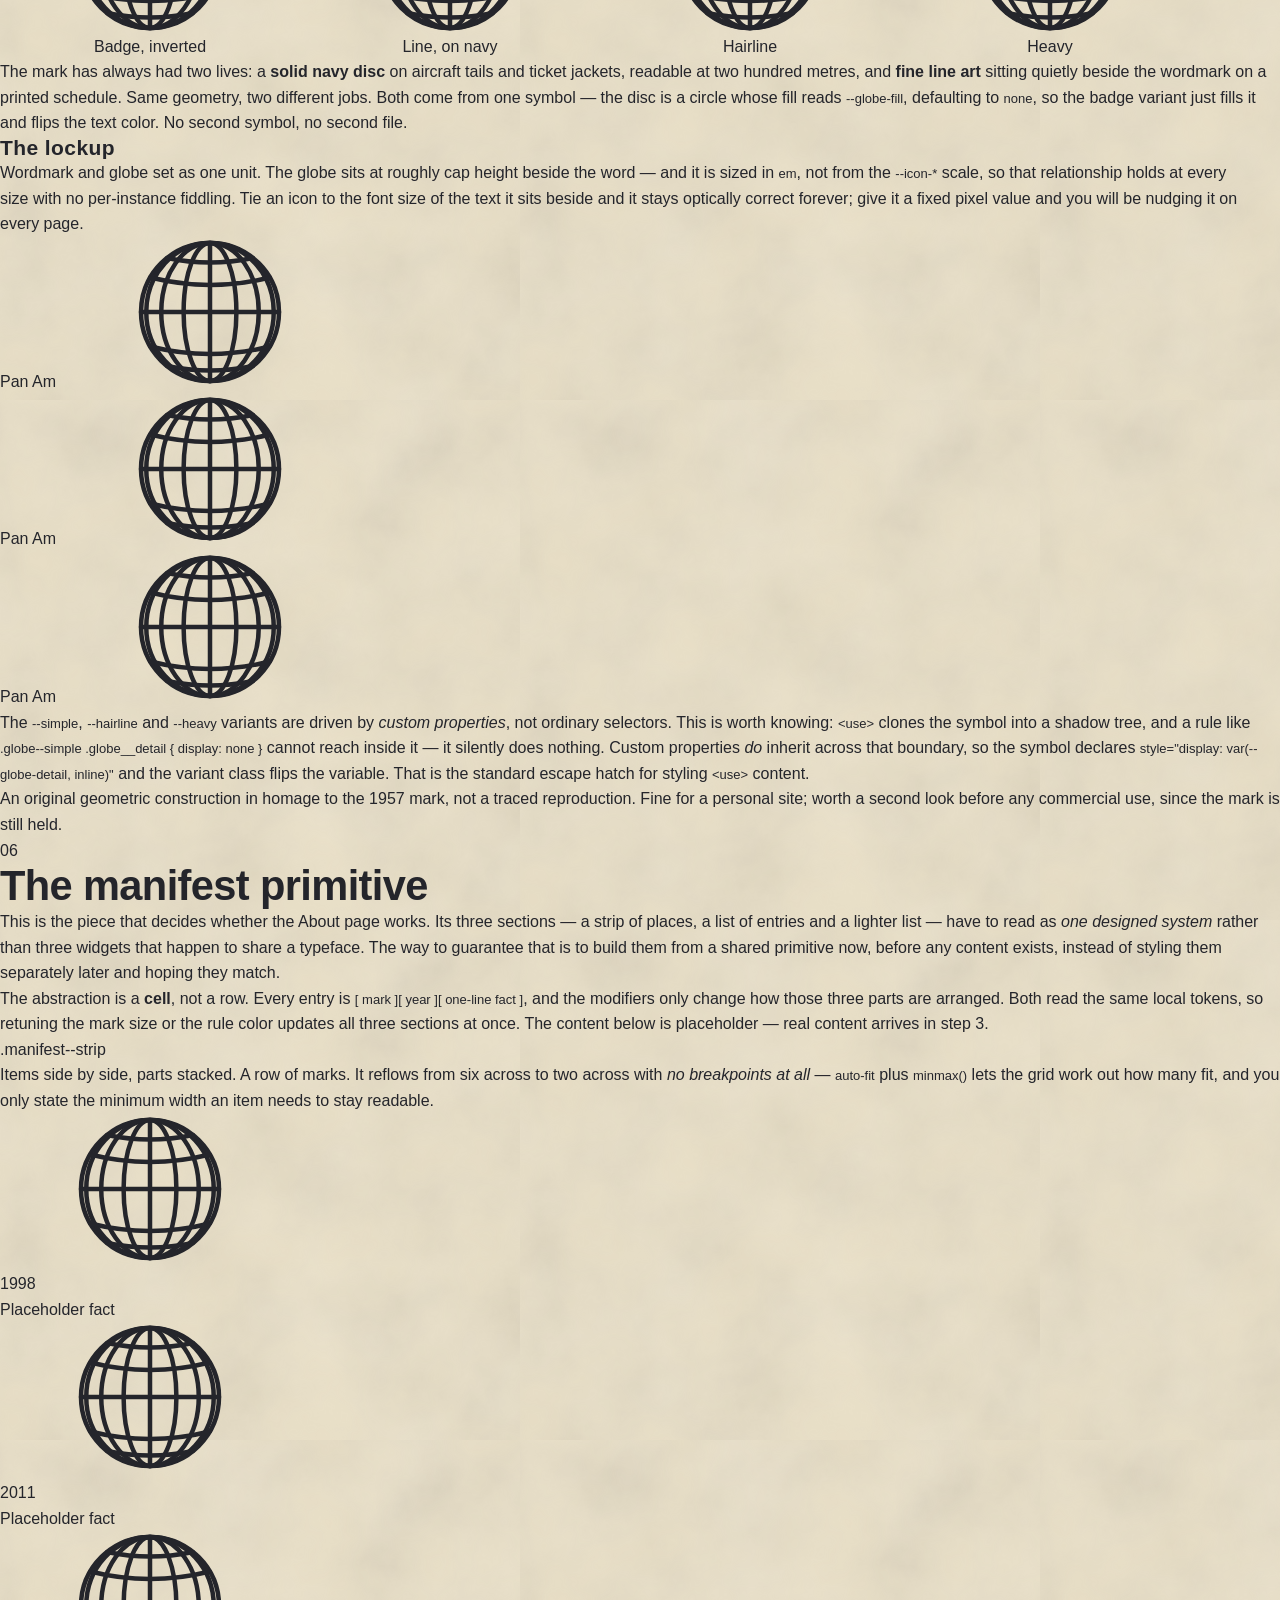
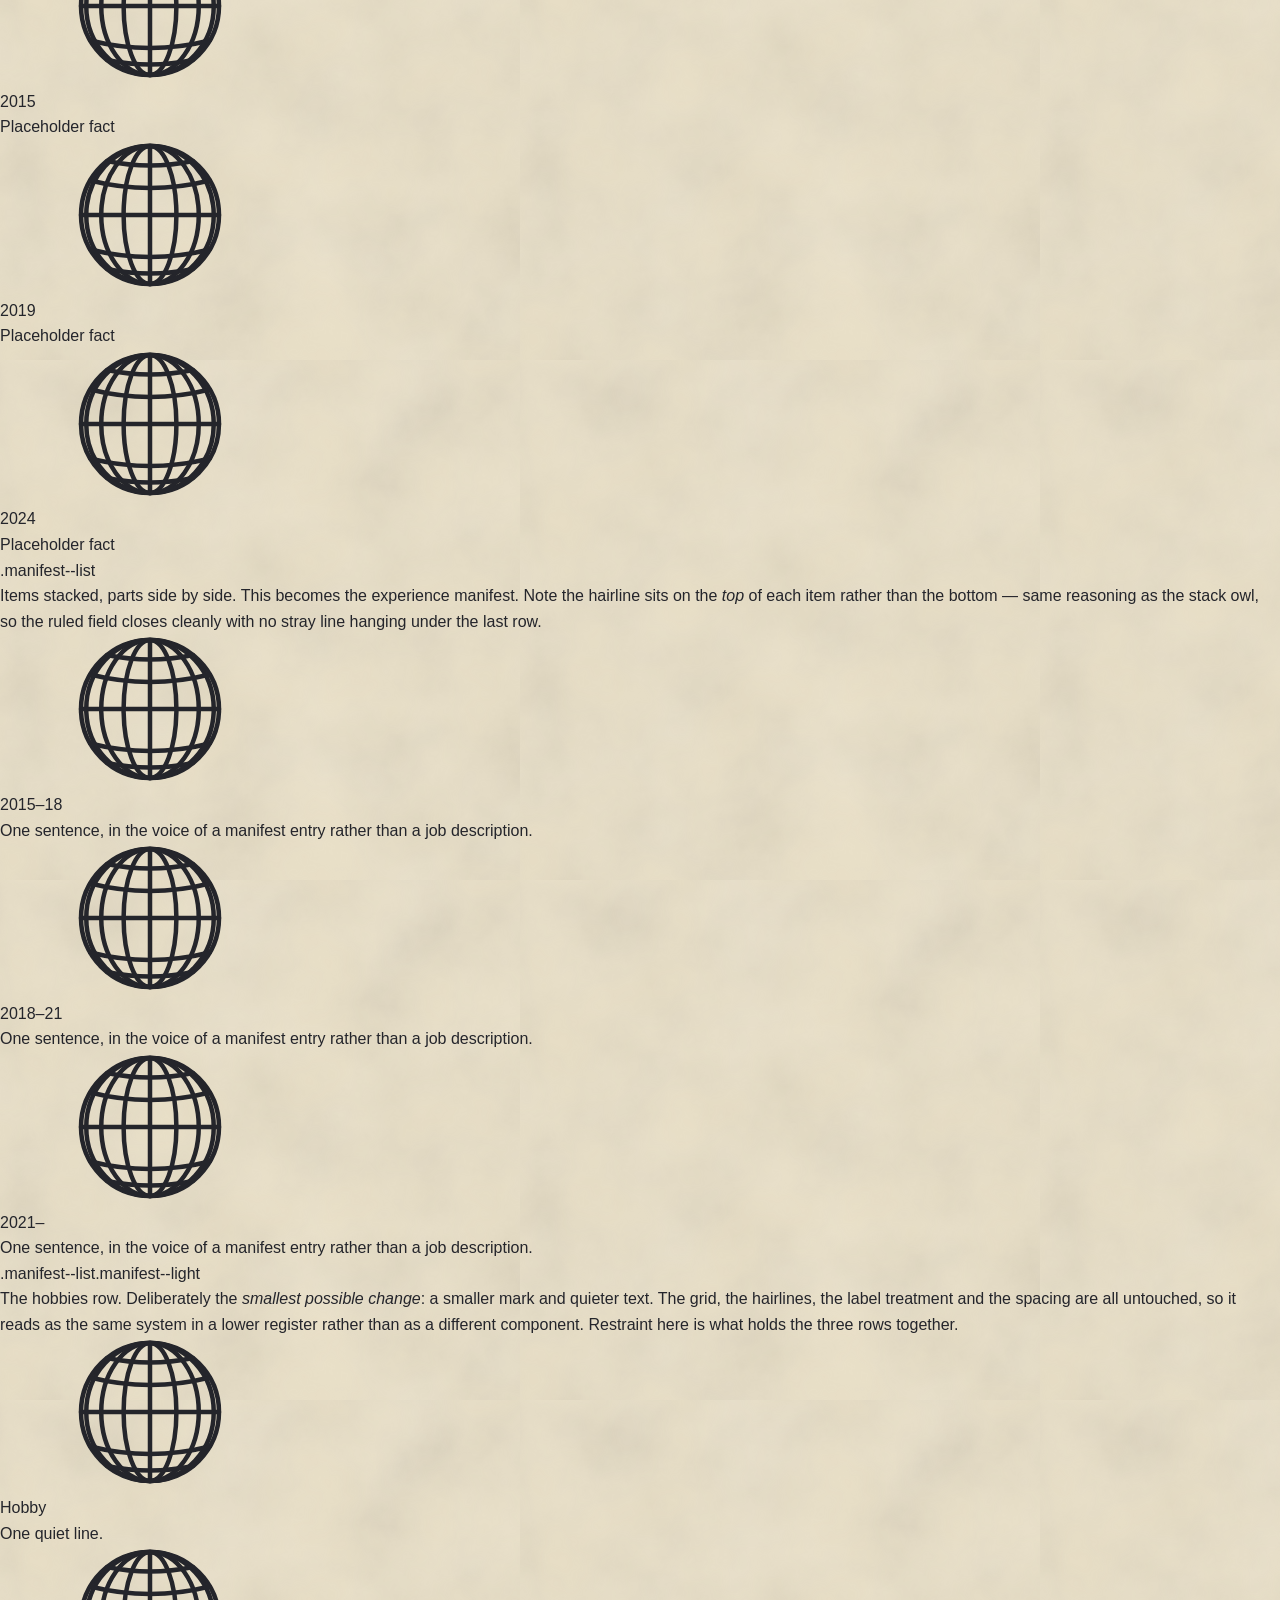
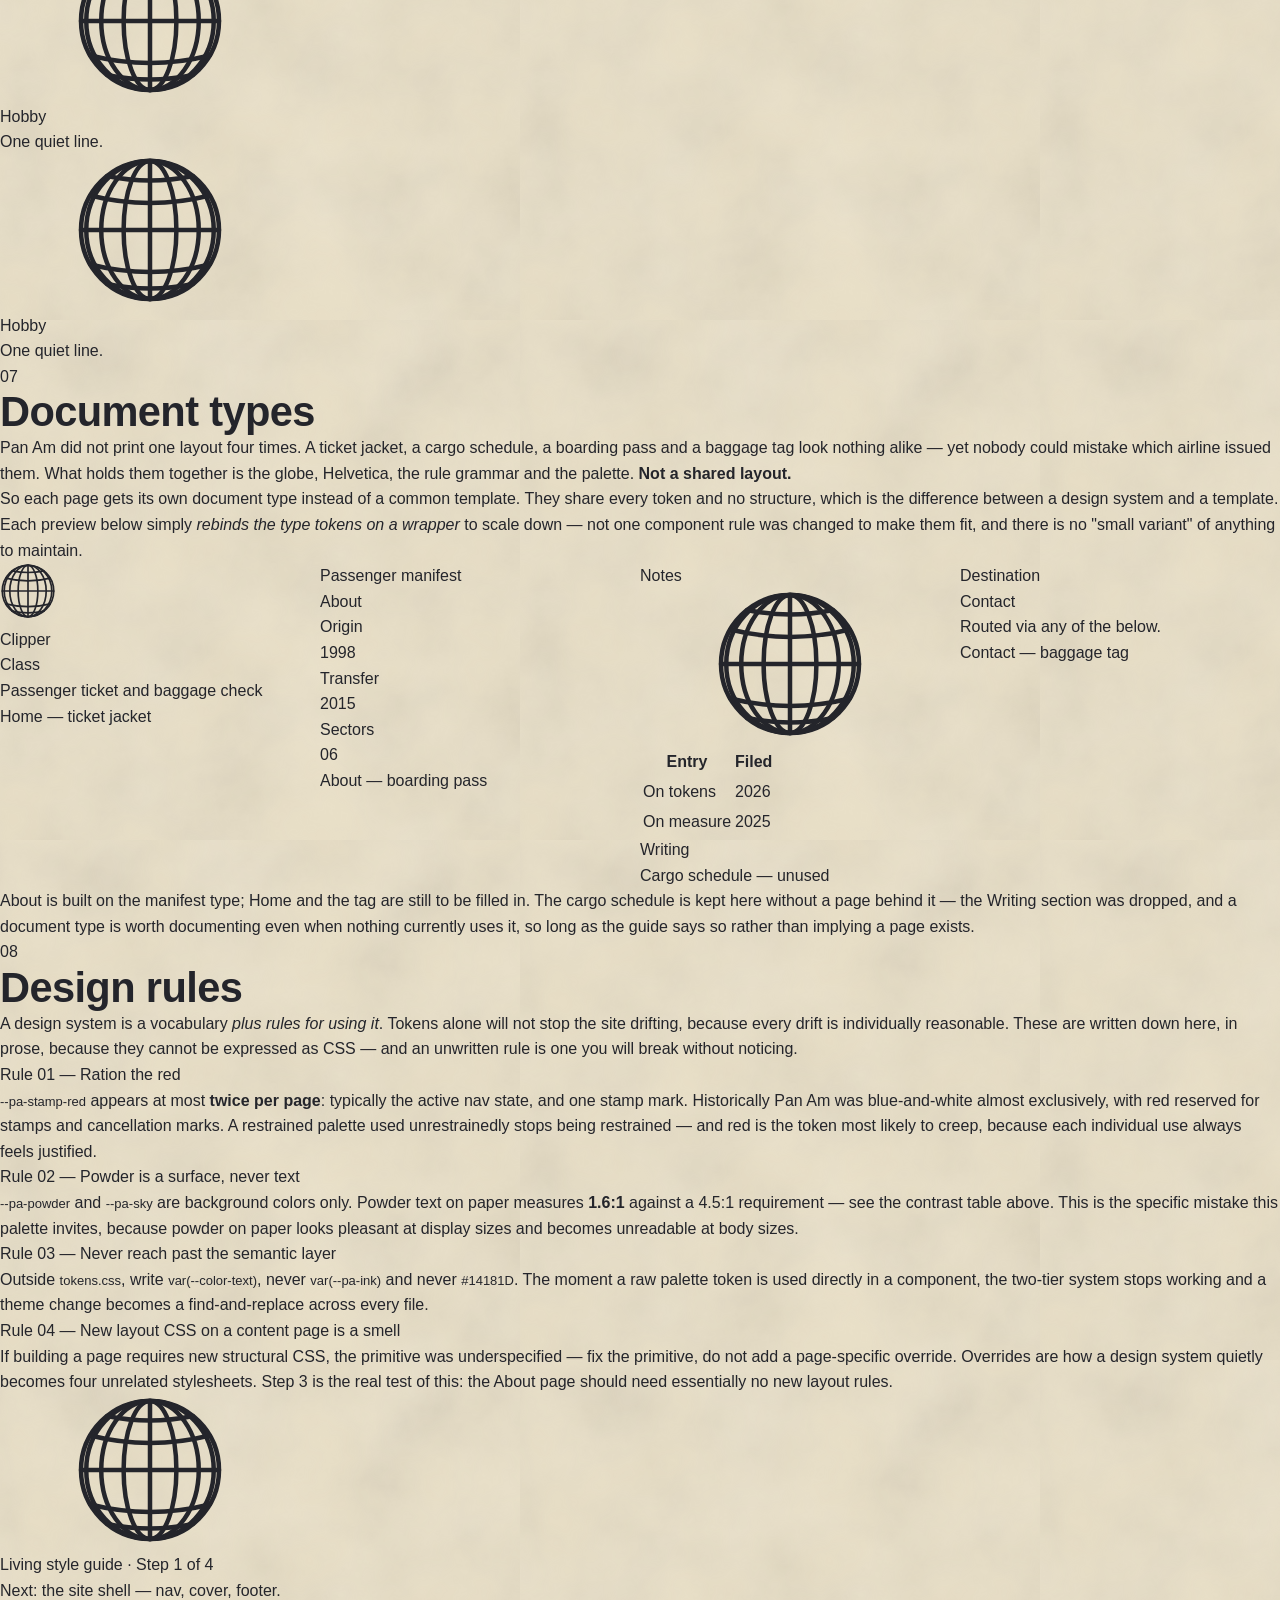
<file: styleguide.html>
<!DOCTYPE html>
<html lang="en">
<head>
<meta charset="utf-8">
<meta name="viewport" content="width=device-width, initial-scale=1">
<title>Design System &mdash; Living Style Guide</title>
<meta name="description" content="The living style guide for a Pan Am-inspired personal site: color tokens, type scale, spacing, grid, and the globe mark.">
<meta name="robots" content="noindex">

<!-- Stylesheet order IS the architecture. Each file may safely override the
     one before it, which is why none of them need !important or deep nesting.
       tokens     - names values, paints nothing
       base       - reset + element defaults + type scale
       layout     - containers, grid, stack, bands
       components - globe, manifest
       styleguide - this page only -->
<link rel="stylesheet" href="css/tokens.css">
<link rel="stylesheet" href="css/base.css">
<link rel="stylesheet" href="css/layout.css">
<link rel="stylesheet" href="css/components.css">
<link rel="stylesheet" href="css/styleguide.css">
</head>
<body>

<!-- Icons live in assets/icons.svg and are referenced with
     <use href="assets/icons.svg#pa-globe"/>. One definition, five pages.
     Note this only resolves over HTTP - opening these files directly from the
     file system will silently render no icons. Always preview via the local
     server (see .claude/launch.json). -->

<header class="band band--invert sg-masthead">
  <div class="container">
    <svg class="globe globe--xl sg-masthead__mark" aria-hidden="true"><use href="assets/icons.svg#pa-globe"/></svg>
    <p class="t-label sg-section__label" style="color: var(--pa-powder)">Design System &mdash; Step 1 of 4</p>
    <h1 class="t-display">Living Style Guide</h1>
    <p class="t-body t-measure" style="margin-block-start: var(--space-5); color: var(--pa-powder)">
      The vocabulary and the rules for a Pan&nbsp;Am&ndash;inspired personal site.
      This page is not scaffolding to delete once the site is built &mdash; it is
      how you check the system still holds together afterwards, and how you get
      back into the project in six months.
    </p>
  </div>
</header>

<nav class="sg-index" aria-label="Style guide sections">
  <div class="container">
    <ul class="sg-index__list">
      <li class="sg-index__item"><a class="sg-index__link t-label" href="#color">Color</a></li>
      <li class="sg-index__item"><a class="sg-index__link t-label" href="#type">Type</a></li>
      <li class="sg-index__item"><a class="sg-index__link t-label" href="#space">Space</a></li>
      <li class="sg-index__item"><a class="sg-index__link t-label" href="#grid">Grid</a></li>
      <li class="sg-index__item"><a class="sg-index__link t-label" href="#globe">Globe</a></li>
      <li class="sg-index__item"><a class="sg-index__link t-label" href="#manifest">Manifest</a></li>
      <li class="sg-index__item"><a class="sg-index__link t-label" href="#docs">Documents</a></li>
      <li class="sg-index__item"><a class="sg-index__link t-label" href="#rules">Rules</a></li>
    </ul>
  </div>
</nav>

<main>

<!-- ======================= COLOR ======================= -->
<section class="sg-section" id="color">
  <div class="container">
    <p class="t-label sg-section__label">01</p>
    <h2 class="t-heading sg-section__title">Color</h2>
    <p class="sg-note" style="margin-block-end: var(--space-7)">
      Two tiers. Tier&nbsp;1 is the raw palette, named for what each color <em>is</em>.
      Tier&nbsp;2 binds those to semantic roles, named for what each color <em>does</em>.
      Everything downstream references the roles, never the hex values &mdash; so a
      dark mode or a print sheet is a ten-line rebind rather than a rewrite.
    </p>

    <div class="sg-swatches">

      <div class="sg-swatch">
        <div class="sg-swatch__chip" style="background-color: var(--pa-globe-blue)"></div>
        <div class="sg-swatch__body">
          <p class="sg-token">--pa-globe-blue</p>
          <p class="sg-swatch__hex">#1D3F6E</p>
          <p class="sg-swatch__why">The navy of the 1957 globe mark. Primary brand color: nav bar, display type, the globe itself.</p>
        </div>
      </div>

      <div class="sg-swatch">
        <div class="sg-swatch__chip" style="background-color: var(--pa-powder)"></div>
        <div class="sg-swatch__body">
          <p class="sg-token">--pa-powder</p>
          <p class="sg-swatch__hex">#A8C6DF</p>
          <p class="sg-swatch__why">Cabin and ticket-jacket blue. A <strong>surface</strong> color for large calm fields. Never a text color &mdash; see rule&nbsp;2.</p>
        </div>
      </div>

      <div class="sg-swatch">
        <div class="sg-swatch__chip" style="background-color: var(--pa-sky)"></div>
        <div class="sg-swatch__body">
          <p class="sg-token">--pa-sky</p>
          <p class="sg-swatch__hex">#DCE8F2</p>
          <p class="sg-swatch__why">Powder tinted up, for surfaces that need separation without reading as a colored block.</p>
        </div>
      </div>

      <div class="sg-swatch">
        <div class="sg-swatch__chip" style="background-color: var(--pa-paper)"></div>
        <div class="sg-swatch__body">
          <p class="sg-token">--pa-paper</p>
          <p class="sg-swatch__hex">#F4F1EA</p>
          <p class="sg-swatch__why"><strong>The most important token here.</strong> A pure white page reads as modern software. Warm paper stock reads as 1960s ticket card, and carries the period work the rest of the palette is doing.</p>
        </div>
      </div>

      <div class="sg-swatch">
        <div class="sg-swatch__chip" style="background-color: var(--pa-white)"></div>
        <div class="sg-swatch__body">
          <p class="sg-token">--pa-white</p>
          <p class="sg-swatch__hex">#FFFFFF</p>
          <p class="sg-swatch__why">Held in reserve for cards and tickets sitting <em>on</em> paper, so they lift off it.</p>
        </div>
      </div>

      <div class="sg-swatch">
        <div class="sg-swatch__chip" style="background-color: var(--pa-ink)"></div>
        <div class="sg-swatch__body">
          <p class="sg-token">--pa-ink</p>
          <p class="sg-swatch__hex">#14181D</p>
          <p class="sg-swatch__why">Body text. Not pure black: #000 on a warm ground optically vibrates and reads harsher than it measures.</p>
        </div>
      </div>

      <div class="sg-swatch">
        <div class="sg-swatch__chip" style="background-color: var(--pa-ink-muted)"></div>
        <div class="sg-swatch__body">
          <p class="sg-token">--pa-ink-muted</p>
          <p class="sg-swatch__hex">#4E5A68</p>
          <p class="sg-swatch__why">Secondary text. Desaturated navy rather than grey, so quieter text reads as quieter, not as a different material.</p>
        </div>
      </div>

      <div class="sg-swatch">
        <div class="sg-swatch__chip" style="background-color: var(--pa-stamp-red)"></div>
        <div class="sg-swatch__body">
          <p class="sg-token">--pa-stamp-red</p>
          <p class="sg-swatch__hex">#B3242B</p>
          <p class="sg-swatch__why">The only accent. Pan&nbsp;Am was blue-and-white almost exclusively; red appeared as stamps and cancellation marks. Strictly rationed &mdash; see rule&nbsp;1.</p>
        </div>
      </div>

    </div>

    <h3 class="t-subhead" style="margin-block: var(--space-8) var(--space-4)">Contrast, measured</h3>
    <p class="sg-note" style="margin-block-end: var(--space-5)">
      WCAG&nbsp;AA needs 4.5:1 for normal text and 3:1 for large text. These are the
      real ratios for every pairing the system permits &mdash; plus the one it forbids.
    </p>

    <div class="sg-contrast">
      <div class="sg-contrast__row" style="background-color: var(--pa-paper); color: var(--pa-ink)">
        <span>Ink on paper &mdash; body text</span>
        <span class="sg-swatch__hex">15.8:1</span>
        <span class="sg-pass">AAA</span>
      </div>
      <div class="sg-contrast__row" style="background-color: var(--pa-globe-blue); color: var(--pa-white); border-color: var(--color-rule-invert)">
        <span>White on globe blue &mdash; nav, inverted bands</span>
        <span class="sg-swatch__hex" style="color: var(--pa-powder)">10.6:1</span>
        <span class="sg-pass" style="background-color: rgb(255 255 255 / 0.15); color: #fff">AAA</span>
      </div>
      <div class="sg-contrast__row" style="background-color: var(--pa-powder); color: var(--pa-ink)">
        <span>Ink on powder &mdash; cover field</span>
        <span class="sg-swatch__hex">10.0:1</span>
        <span class="sg-pass">AAA</span>
      </div>
      <div class="sg-contrast__row" style="background-color: var(--pa-paper); color: var(--pa-ink-muted)">
        <span>Muted ink on paper &mdash; captions</span>
        <span class="sg-swatch__hex">6.2:1</span>
        <span class="sg-pass">AA</span>
      </div>
      <div class="sg-contrast__row" style="background-color: var(--pa-paper); color: var(--pa-stamp-red)">
        <span>Stamp red on paper &mdash; active state</span>
        <span class="sg-swatch__hex">5.8:1</span>
        <span class="sg-pass">AA</span>
      </div>
      <div class="sg-contrast__row" style="background-color: var(--pa-paper); color: var(--pa-powder)">
        <span>Powder as <em>text</em> on paper &mdash; the mistake this palette invites</span>
        <span class="sg-swatch__hex" style="color: var(--color-text-muted)">1.6:1</span>
        <span class="sg-fail">FAILS</span>
      </div>
    </div>
  </div>
</section>

<!-- ======================= TYPE ======================= -->
<section class="sg-section" id="type">
  <div class="container">
    <p class="t-label sg-section__label">02</p>
    <h2 class="t-heading sg-section__title">Type</h2>
    <p class="sg-note" style="margin-block-end: var(--space-5)">
      Stack: <span class="sg-token">"Helvetica Neue", Helvetica, Arial, "Liberation Sans", sans-serif</span>.
      Pan&nbsp;Am's 1957 identity was one of the first major corporate uses of Helvetica.
      No webfont is loaded: macOS has Helvetica&nbsp;Neue, Windows has Arial and Linux has
      Liberation&nbsp;Sans, and those last two are <em>metrically identical</em> to Helvetica &mdash;
      same character widths, subtly different letterforms. So every visitor gets the right
      measure for zero network requests and zero layout shift. A font already on the
      machine always beats one you download.
    </p>
    <p class="sg-note" style="margin-block-end: var(--space-7)">
      The two largest steps use <span class="sg-token">clamp()</span>, so they scale
      continuously between a floor and a ceiling instead of jumping at breakpoints.
      Resize this window and watch the display line move. Media queries are saved for
      <em>layout</em>, where a discrete switch is genuinely what you want.
    </p>

    <div class="sg-specimen">
      <div class="sg-specimen__meta">
        <p class="sg-token">.t-mega</p>
        <p class="t-caption">clamp(3.5rem, 13vw, 11rem)<br>700 &middot; lh 0.88 &middot; tracking &minus;0.04em</p>
      </div>
      <div class="sg-specimen__sample">
        <p class="t-mega">Cargo schedule</p>
        <p class="sg-note" style="margin-block-start: var(--space-4)">
          <strong>The cover step.</strong> Not a bigger heading &mdash; a graphic element
          that happens to be readable. On the Pan&nbsp;Am cargo schedule cover the title
          spans the whole sheet and all but touches both edges, and that scale is most of
          why the thing still looks confident sixty years later. Two things make it work
          and both get skipped: line-height <em>below 1</em>, so the lines nearly touch and
          read as one mass, and tracking at &minus;0.04em, because letterforms carry too much
          optical space at this size and look loose at default spacing.
        </p>
      </div>
    </div>

    <div class="sg-specimen">
      <div class="sg-specimen__meta">
        <p class="sg-token">.t-display</p>
        <p class="t-caption">clamp(2.75rem, 6vw, 5rem)<br>700 &middot; lh 1.05 &middot; tracking &minus;0.02em</p>
      </div>
      <div class="sg-specimen__sample"><p class="t-display">Clipper Class</p></div>
    </div>

    <div class="sg-specimen">
      <div class="sg-specimen__meta">
        <p class="sg-token">.t-heading</p>
        <p class="t-caption">clamp(1.75rem, 3vw, 2.5rem)<br>700 &middot; lh 1.2 &middot; tracking &minus;0.01em</p>
      </div>
      <div class="sg-specimen__sample"><p class="t-heading">Scheduled Service</p></div>
    </div>

    <div class="sg-specimen">
      <div class="sg-specimen__meta">
        <p class="sg-token">.t-subhead</p>
        <p class="t-caption">1.25rem &middot; 700 &middot; lh 1.2</p>
      </div>
      <div class="sg-specimen__sample"><p class="t-subhead">Transatlantic routes, 1958</p></div>
    </div>

    <div class="sg-specimen">
      <div class="sg-specimen__meta">
        <p class="sg-token">.t-body</p>
        <p class="t-caption">1rem &middot; 400 &middot; lh 1.6</p>
      </div>
      <div class="sg-specimen__sample">
        <p class="t-body t-measure">Body copy sits at a comfortable measure of roughly sixty-six characters. Long lines are genuinely harder to read, because the eye loses its place on the return sweep back to the left margin.</p>
      </div>
    </div>

    <div class="sg-specimen">
      <div class="sg-specimen__meta">
        <p class="sg-token">.t-caption</p>
        <p class="t-caption">0.875rem &middot; 400 &middot; muted</p>
      </div>
      <div class="sg-specimen__sample"><p class="t-caption">Secondary notes, figure captions, and fine print.</p></div>
    </div>

    <div class="sg-specimen">
      <div class="sg-specimen__meta">
        <p class="sg-token">.t-label</p>
        <p class="t-caption">0.6875rem &middot; 700 &middot; uppercase<br>tracking +0.12em</p>
      </div>
      <div class="sg-specimen__sample">
        <p class="t-label">Passenger name &middot; Flight &middot; Gate &middot; Boarding time</p>
        <p class="sg-note" style="margin-block-start: var(--space-3)">
          <strong>The load-bearing step.</strong> Tiny, bold, uppercase, widely tracked &mdash;
          this single treatment is the whole visual signature of airline signage, boarding
          passes and departure boards. It is what will make the About page read as manifest
          <em>data</em> rather than as a stack of headings. Most of the distinctly Pan&nbsp;Am
          moments on this site will be this one class.
        </p>
      </div>
    </div>

    <div class="sg-specimen">
      <div class="sg-specimen__meta">
        <p class="sg-token">.t-data</p>
        <p class="t-caption">tabular figures</p>
      </div>
      <div class="sg-specimen__sample">
        <p class="t-subhead t-data">1998&nbsp;&nbsp;2011&nbsp;&nbsp;2015&nbsp;&nbsp;2019</p>
        <p class="sg-note" style="margin-block-start: var(--space-3)">
          Forces every digit to the same width, so a column of years lines up vertically
          instead of wobbling. The detail that makes a table of numbers look typeset
          rather than typed &mdash; and it matters here, because the About page is mostly years.
        </p>
      </div>
    </div>

    <div style="margin-block-start: var(--space-7); padding: var(--space-5); background-color: var(--color-surface-sunken)">
      <p class="t-label" style="margin-block-end: var(--space-3)">Tracking, side by side</p>
      <p style="font-size: 1.5rem; font-weight: 700; letter-spacing: -0.02em">Display tracking &minus;0.02em</p>
      <p style="font-size: 1.5rem; font-weight: 700; letter-spacing: 0.12em; text-transform: uppercase">Label tracking +0.12em</p>
      <p class="sg-note" style="margin-block-start: var(--space-3)">
        Same family, same weight, same size. That opposition &mdash; tight on the big
        stuff, open on the small stuff &mdash; is most of what makes type look
        deliberately set rather than merely sized.
      </p>
    </div>
  </div>
</section>

<!-- ======================= SPACE ======================= -->
<section class="sg-section" id="space">
  <div class="container">
    <p class="t-label sg-section__label">03</p>
    <h2 class="t-heading sg-section__title">Spacing</h2>
    <p class="sg-note" style="margin-block-end: var(--space-7)">
      A 4px base on a deliberately non-linear ramp. Useful spacing values
      <em>cluster</em> at the small end &mdash; you need 4, 8, 12 and 16 as genuinely
      distinct choices &mdash; and <em>spread</em> at the large end, where nobody needs both
      96 and 104. A strictly linear ramp wastes half its steps. The names are numeric
      rather than t-shirt sizes because <span class="sg-token">--space-5</span> has an
      obvious neighbour in both directions, where <span class="sg-token">--space-lg</span>
      does not tell you whether <span class="sg-token">--space-xl</span> comes next or
      whether someone will eventually add <span class="sg-token">--space-lg-plus</span>.
    </p>

    <div class="sg-space-row"><p class="sg-token">--space-1</p><p class="t-caption t-data">4px</p><div class="sg-space-bar" style="inline-size: var(--space-1)"></div></div>
    <div class="sg-space-row"><p class="sg-token">--space-2</p><p class="t-caption t-data">8px</p><div class="sg-space-bar" style="inline-size: var(--space-2)"></div></div>
    <div class="sg-space-row"><p class="sg-token">--space-3</p><p class="t-caption t-data">12px</p><div class="sg-space-bar" style="inline-size: var(--space-3)"></div></div>
    <div class="sg-space-row"><p class="sg-token">--space-4</p><p class="t-caption t-data">16px</p><div class="sg-space-bar" style="inline-size: var(--space-4)"></div></div>
    <div class="sg-space-row"><p class="sg-token">--space-5</p><p class="t-caption t-data">24px</p><div class="sg-space-bar" style="inline-size: var(--space-5)"></div></div>
    <div class="sg-space-row"><p class="sg-token">--space-6</p><p class="t-caption t-data">32px</p><div class="sg-space-bar" style="inline-size: var(--space-6)"></div></div>
    <div class="sg-space-row"><p class="sg-token">--space-7</p><p class="t-caption t-data">48px</p><div class="sg-space-bar" style="inline-size: var(--space-7)"></div></div>
    <div class="sg-space-row"><p class="sg-token">--space-8</p><p class="t-caption t-data">64px</p><div class="sg-space-bar" style="inline-size: var(--space-8)"></div></div>
    <div class="sg-space-row"><p class="sg-token">--space-9</p><p class="t-caption t-data">96px</p><div class="sg-space-bar" style="inline-size: var(--space-9)"></div></div>
    <div class="sg-space-row"><p class="sg-token">--space-10</p><p class="t-caption t-data">128px</p><div class="sg-space-bar" style="inline-size: var(--space-10)"></div></div>

    <div style="margin-block-start: var(--space-7); padding: var(--space-5); background-color: var(--color-surface-sunken)">
      <p class="t-label" style="margin-block-end: var(--space-3)">The stack, applied</p>
      <div class="stack stack--tight">
        <p class="t-body">Vertical rhythm comes from one mechanism, not from margins scattered across every element.</p>
        <p class="t-body">The selector is <span class="sg-token">.stack &gt; * + *</span> &mdash; "every child that follows another child."</p>
        <p class="t-body">So the first child never gets a top margin, and a stack never adds stray space at its own top edge. Compare the usual approach of putting margin-bottom on every paragraph, which always leaves a margin hanging off the last one that you then strip with a <span class="sg-token">:last-child</span> rule.</p>
      </div>
    </div>
  </div>
</section>

<!-- ======================= GRID ======================= -->
<section class="sg-section" id="grid">
  <div class="container">
    <p class="t-label sg-section__label">04</p>
    <h2 class="t-heading sg-section__title">Grid</h2>
    <p class="sg-note" style="margin-block-end: var(--space-5)">
      Twelve columns, <span class="sg-token">1200px</span> maximum measure, gutters
      from the spacing scale. Full-width color bands are achieved by putting a
      <span class="sg-token">.container</span> inside a full-bleed
      <span class="sg-token">.band</span>, which is how you get edge-to-edge color
      without breaking content alignment.
    </p>
    <p class="sg-note" style="margin-block-end: var(--space-6)">
      One substitution worth knowing: the tracks are
      <span class="sg-token">minmax(0, 1fr)</span>, not plain
      <span class="sg-token">1fr</span>. A bare <span class="sg-token">1fr</span> has an
      implicit minimum of <span class="sg-token">auto</span>, so one long unbreakable
      string &mdash; a URL, a wide table &mdash; can force its track past its share and blow
      out the whole grid. This is the most common CSS Grid bug and that is the entire fix.
    </p>

    <button class="sg-button" type="button" id="sg-overlay-toggle" aria-pressed="false">Toggle column overlay</button>

    <div class="sg-grid-demo" style="margin-block-start: var(--space-5)">
      <div class="grid">
        <div class="sg-grid-demo__col" style="grid-column: span 1">1</div>
        <div class="sg-grid-demo__col" style="grid-column: span 1">2</div>
        <div class="sg-grid-demo__col" style="grid-column: span 1">3</div>
        <div class="sg-grid-demo__col" style="grid-column: span 1">4</div>
        <div class="sg-grid-demo__col" style="grid-column: span 1">5</div>
        <div class="sg-grid-demo__col" style="grid-column: span 1">6</div>
        <div class="sg-grid-demo__col" style="grid-column: span 1">7</div>
        <div class="sg-grid-demo__col" style="grid-column: span 1">8</div>
        <div class="sg-grid-demo__col" style="grid-column: span 1">9</div>
        <div class="sg-grid-demo__col" style="grid-column: span 1">10</div>
        <div class="sg-grid-demo__col" style="grid-column: span 1">11</div>
        <div class="sg-grid-demo__col" style="grid-column: span 1">12</div>
      </div>
    </div>

    <div class="grid" style="margin-block-start: var(--space-5)">
      <div class="sg-grid-demo__col col-8">col-8</div>
      <div class="sg-grid-demo__col col-4">col-4</div>
      <div class="sg-grid-demo__col col-6">col-6</div>
      <div class="sg-grid-demo__col col-3">col-3</div>
      <div class="sg-grid-demo__col col-3">col-3</div>
    </div>

    <p class="sg-note" style="margin-block-start: var(--space-5)">
      Layout <em>does</em> use breakpoints, unlike type. Column count is a genuinely
      discrete decision &mdash; there is no meaningful "3.4 columns" &mdash; so a hard switch is
      the right tool here, where <span class="sg-token">clamp()</span> was the right tool
      for type. Below 900px the narrow spans collapse to halves; below 600px everything
      goes full width.
    </p>
  </div>
</section>

<!-- ======================= GLOBE ======================= -->
<section class="sg-section" id="globe">
  <div class="container">
    <p class="t-label sg-section__label">05</p>
    <h2 class="t-heading sg-section__title">The globe</h2>
    <p class="sg-note" style="margin-block-end: var(--space-5)">
      Defined once as an SVG <span class="sg-token">&lt;symbol&gt;</span> and referenced
      with <span class="sg-token">&lt;use&gt;</span>. It strokes with
      <span class="sg-token">currentColor</span>, so one definition serves navy-on-paper
      and white-on-navy with no second file &mdash; an
      <span class="sg-token">&lt;img&gt;</span> could not do this, because an image cannot
      inherit CSS color.
    </p>
    <p class="sg-note" style="margin-block-end: var(--space-6)">
      <strong>How the geometry works.</strong> Viewed head-on, latitudes project to
      horizontal <em>chords</em>: a latitude at angle f sits at y&nbsp;=&nbsp;50&nbsp;&minus;&nbsp;46&nbsp;sin&nbsp;f
      with half-width 46&nbsp;cos&nbsp;f. Meridians project to <em>ellipses</em> sharing the
      vertical radius, with horizontal radius 46&nbsp;cos&nbsp;(longitude) &mdash; 0 at the centre
      (a straight line), 23, 39.8, and finally 46, which is the outer circle itself. Each
      ellipse draws the front and back halves of one meridian pair at once. That ellipse
      trick is what makes a flat circle read as a sphere, and it is exactly what the
      original mark does.
    </p>

    <p class="t-label" style="margin-block-end: var(--space-3)">Line form &mdash; the schedule mark</p>
    <div class="sg-globe-row">
      <div class="sg-globe-cell">
        <svg class="globe globe--xl" aria-hidden="true"><use href="assets/icons.svg#pa-globe"/></svg>
        <p class="t-label">XL 88px</p>
      </div>
      <div class="sg-globe-cell">
        <svg class="globe globe--lg" aria-hidden="true"><use href="assets/icons.svg#pa-globe"/></svg>
        <p class="t-label">LG 44px</p>
      </div>
      <div class="sg-globe-cell">
        <svg class="globe globe--md globe--simple" aria-hidden="true"><use href="assets/icons.svg#pa-globe"/></svg>
        <p class="t-label">MD 28px &middot; simple</p>
      </div>
      <div class="sg-globe-cell">
        <svg class="globe globe--sm globe--simple" aria-hidden="true"><use href="assets/icons.svg#pa-globe"/></svg>
        <p class="t-label">SM 20px &middot; simple</p>
      </div>
    </div>

    <p class="t-label" style="margin-block: var(--space-6) var(--space-3)">Badge form &mdash; the tail mark</p>
    <div class="sg-globe-row">
      <div class="sg-globe-cell">
        <svg class="globe globe--xl globe--solid" aria-hidden="true"><use href="assets/icons.svg#pa-globe"/></svg>
        <p class="t-label">Solid on paper</p>
      </div>
      <div class="sg-globe-cell">
        <svg class="globe globe--lg globe--solid" aria-hidden="true"><use href="assets/icons.svg#pa-globe"/></svg>
        <p class="t-label">LG</p>
      </div>
      <div class="sg-globe-cell">
        <svg class="globe globe--md globe--solid globe--simple" aria-hidden="true"><use href="assets/icons.svg#pa-globe"/></svg>
        <p class="t-label">MD &middot; simple</p>
      </div>
    </div>

    <div class="sg-globe-row sg-globe-row--invert" style="margin-block-start: var(--space-5)">
      <div class="sg-globe-cell">
        <svg class="globe globe--xl globe--solid-invert" aria-hidden="true"><use href="assets/icons.svg#pa-globe"/></svg>
        <p class="t-label t-invert">Badge, inverted</p>
      </div>
      <div class="sg-globe-cell">
        <svg class="globe globe--xl" aria-hidden="true"><use href="assets/icons.svg#pa-globe"/></svg>
        <p class="t-label t-invert">Line, on navy</p>
      </div>
      <div class="sg-globe-cell">
        <svg class="globe globe--lg globe--hairline" aria-hidden="true"><use href="assets/icons.svg#pa-globe"/></svg>
        <p class="t-label t-invert">Hairline</p>
      </div>
      <div class="sg-globe-cell">
        <svg class="globe globe--lg globe--heavy" aria-hidden="true"><use href="assets/icons.svg#pa-globe"/></svg>
        <p class="t-label t-invert">Heavy</p>
      </div>
    </div>

    <p class="sg-note" style="margin-block-start: var(--space-5)">
      The mark has always had two lives: a <strong>solid navy disc</strong> on aircraft
      tails and ticket jackets, readable at two hundred metres, and <strong>fine line
      art</strong> sitting quietly beside the wordmark on a printed schedule. Same
      geometry, two different jobs. Both come from one symbol &mdash; the disc is a circle
      whose fill reads <span class="sg-token">--globe-fill</span>, defaulting to
      <span class="sg-token">none</span>, so the badge variant just fills it and flips
      the text color. No second symbol, no second file.
    </p>

    <h3 class="t-subhead" style="margin-block: var(--space-8) var(--space-4)">The lockup</h3>
    <p class="sg-note" style="margin-block-end: var(--space-5)">
      Wordmark and globe set as one unit. The globe sits at roughly cap height beside the
      word &mdash; and it is sized in <span class="sg-token">em</span>, not from the
      <span class="sg-token">--icon-*</span> scale, so that relationship holds at every
      size with no per-instance fiddling. Tie an icon to the font size of the text it sits
      beside and it stays optically correct forever; give it a fixed pixel value and you
      will be nudging it on every page.
    </p>
    <div style="padding: var(--space-6); border: var(--rule-width) solid var(--color-rule)">
      <p class="lockup lockup--lg">Pan&nbsp;Am <svg class="globe" aria-hidden="true"><use href="assets/icons.svg#pa-globe"/></svg></p>
      <p class="lockup" style="margin-block-start: var(--space-5)">Pan&nbsp;Am <svg class="globe" aria-hidden="true"><use href="assets/icons.svg#pa-globe"/></svg></p>
      <p class="lockup lockup--sm" style="margin-block-start: var(--space-5)">Pan&nbsp;Am <svg class="globe globe--simple" aria-hidden="true"><use href="assets/icons.svg#pa-globe"/></svg></p>
    </div>

    <p class="sg-note" style="margin-block-start: var(--space-5)">
      The <span class="sg-token">--simple</span>, <span class="sg-token">--hairline</span>
      and <span class="sg-token">--heavy</span> variants are driven by
      <em>custom properties</em>, not ordinary selectors. This is worth knowing:
      <span class="sg-token">&lt;use&gt;</span> clones the symbol into a shadow tree, and
      a rule like <span class="sg-token">.globe--simple .globe__detail { display: none }</span>
      cannot reach inside it &mdash; it silently does nothing. Custom properties
      <em>do</em> inherit across that boundary, so the symbol declares
      <span class="sg-token">style="display: var(--globe-detail, inline)"</span> and the
      variant class flips the variable. That is the standard escape hatch for styling
      <span class="sg-token">&lt;use&gt;</span> content.
    </p>
    <p class="sg-note" style="margin-block-start: var(--space-4)">
      An original geometric construction in homage to the 1957 mark, not a traced
      reproduction. Fine for a personal site; worth a second look before any commercial
      use, since the mark is still held.
    </p>
  </div>
</section>

<!-- ======================= MANIFEST ======================= -->
<section class="sg-section" id="manifest">
  <div class="container">
    <p class="t-label sg-section__label">06</p>
    <h2 class="t-heading sg-section__title">The manifest primitive</h2>
    <p class="sg-note" style="margin-block-end: var(--space-5)">
      This is the piece that decides whether the About page works. Its three sections &mdash;
      a strip of places, a list of entries and a lighter list &mdash; have to read as
      <em>one designed system</em> rather than three widgets that happen to share a
      typeface. The way to guarantee that is to build them from a shared primitive now,
      before any content exists, instead of styling them separately later and hoping
      they match.
    </p>
    <p class="sg-note" style="margin-block-end: var(--space-7)">
      The abstraction is a <strong>cell</strong>, not a row. Every entry is
      <span class="sg-token">[ mark ][ year ][ one-line fact ]</span>, and the modifiers
      only change how those three parts are arranged. Both read the same local tokens, so
      retuning the mark size or the rule color updates all three sections at once. The
      content below is placeholder &mdash; real content arrives in step 3.
    </p>

    <p class="t-label" style="margin-block-end: var(--space-2)">.manifest--strip</p>
    <p class="sg-note" style="margin-block-end: var(--space-4)">
      Items side by side, parts stacked. A row of marks. It reflows from six
      across to two across with <em>no breakpoints at all</em> &mdash;
      <span class="sg-token">auto-fit</span> plus <span class="sg-token">minmax()</span>
      lets the grid work out how many fit, and you only state the minimum width an item
      needs to stay readable.
    </p>
    <div class="manifest manifest--strip" style="margin-block-end: var(--space-8)">
      <div class="manifest__item">
        <svg class="globe manifest__mark globe--simple" aria-hidden="true"><use href="assets/icons.svg#pa-globe"/></svg>
        <p class="t-label t-data manifest__year">1998</p>
        <p class="manifest__fact">Placeholder fact</p>
      </div>
      <div class="manifest__item">
        <svg class="globe manifest__mark globe--simple" aria-hidden="true"><use href="assets/icons.svg#pa-globe"/></svg>
        <p class="t-label t-data manifest__year">2011</p>
        <p class="manifest__fact">Placeholder fact</p>
      </div>
      <div class="manifest__item">
        <svg class="globe manifest__mark globe--simple" aria-hidden="true"><use href="assets/icons.svg#pa-globe"/></svg>
        <p class="t-label t-data manifest__year">2015</p>
        <p class="manifest__fact">Placeholder fact</p>
      </div>
      <div class="manifest__item">
        <svg class="globe manifest__mark globe--simple" aria-hidden="true"><use href="assets/icons.svg#pa-globe"/></svg>
        <p class="t-label t-data manifest__year">2019</p>
        <p class="manifest__fact">Placeholder fact</p>
      </div>
      <div class="manifest__item">
        <svg class="globe manifest__mark globe--simple" aria-hidden="true"><use href="assets/icons.svg#pa-globe"/></svg>
        <p class="t-label t-data manifest__year">2024</p>
        <p class="manifest__fact">Placeholder fact</p>
      </div>
    </div>

    <p class="t-label" style="margin-block-end: var(--space-2)">.manifest--list</p>
    <p class="sg-note" style="margin-block-end: var(--space-4)">
      Items stacked, parts side by side. This becomes the experience manifest. Note the
      hairline sits on the <em>top</em> of each item rather than the bottom &mdash; same
      reasoning as the stack owl, so the ruled field closes cleanly with no stray line
      hanging under the last row.
    </p>
    <div class="manifest manifest--list" style="margin-block-end: var(--space-8)">
      <div class="manifest__item">
        <svg class="globe manifest__mark globe--simple" aria-hidden="true"><use href="assets/icons.svg#pa-globe"/></svg>
        <p class="t-label t-data manifest__year">2015&ndash;18</p>
        <p class="manifest__fact">One sentence, in the voice of a manifest entry rather than a job description.</p>
      </div>
      <div class="manifest__item">
        <svg class="globe manifest__mark globe--simple" aria-hidden="true"><use href="assets/icons.svg#pa-globe"/></svg>
        <p class="t-label t-data manifest__year">2018&ndash;21</p>
        <p class="manifest__fact">One sentence, in the voice of a manifest entry rather than a job description.</p>
      </div>
      <div class="manifest__item">
        <svg class="globe manifest__mark globe--simple" aria-hidden="true"><use href="assets/icons.svg#pa-globe"/></svg>
        <p class="t-label t-data manifest__year">2021&ndash;</p>
        <p class="manifest__fact">One sentence, in the voice of a manifest entry rather than a job description.</p>
      </div>
    </div>

    <p class="t-label" style="margin-block-end: var(--space-2)">.manifest--list.manifest--light</p>
    <p class="sg-note" style="margin-block-end: var(--space-4)">
      The hobbies row. Deliberately the <em>smallest possible change</em>: a smaller mark
      and quieter text. The grid, the hairlines, the label treatment and the spacing are
      all untouched, so it reads as the same system in a lower register rather than as a
      different component. Restraint here is what holds the three rows together.
    </p>
    <div class="manifest manifest--list manifest--light">
      <div class="manifest__item">
        <svg class="globe manifest__mark globe--simple" aria-hidden="true"><use href="assets/icons.svg#pa-globe"/></svg>
        <p class="t-label manifest__year">Hobby</p>
        <p class="manifest__fact">One quiet line.</p>
      </div>
      <div class="manifest__item">
        <svg class="globe manifest__mark globe--simple" aria-hidden="true"><use href="assets/icons.svg#pa-globe"/></svg>
        <p class="t-label manifest__year">Hobby</p>
        <p class="manifest__fact">One quiet line.</p>
      </div>
      <div class="manifest__item">
        <svg class="globe manifest__mark globe--simple" aria-hidden="true"><use href="assets/icons.svg#pa-globe"/></svg>
        <p class="t-label manifest__year">Hobby</p>
        <p class="manifest__fact">One quiet line.</p>
      </div>
    </div>
  </div>
</section>

<!-- ======================= DOCUMENT TYPES ======================= -->
<section class="sg-section" id="docs">
  <div class="container">
    <p class="t-label sg-section__label">07</p>
    <h2 class="t-heading sg-section__title">Document types</h2>
    <p class="sg-note" style="margin-block-end: var(--space-5)">
      Pan&nbsp;Am did not print one layout four times. A ticket jacket, a cargo schedule,
      a boarding pass and a baggage tag look nothing alike &mdash; yet nobody could mistake
      which airline issued them. What holds them together is the globe, Helvetica, the
      rule grammar and the palette. <strong>Not a shared layout.</strong>
    </p>
    <p class="sg-note" style="margin-block-end: var(--space-7)">
      So each page gets its own document type instead of a common template. They share
      every token and no structure, which is the difference between a design system and
      a template. Each preview below simply <em>rebinds the type tokens on a wrapper</em>
      to scale down &mdash; not one component rule was changed to make them fit, and there is
      no "small variant" of anything to maintain.
    </p>

    <div class="sg-docs">

      <div class="sg-doc">
        <div class="cover cover--jacket">
          <svg class="globe globe--solid-invert" aria-hidden="true" style="inline-size:3.5rem;block-size:3.5rem"><use href="assets/icons.svg#pa-globe"/></svg>
          <p class="t-display cover__title">Clipper<br>Class</p>
          <p class="t-label" style="color: var(--color-surface-invert)">Passenger ticket and baggage check</p>
        </div>
        <p class="sg-doc__caption t-label">Home &mdash; ticket jacket</p>
      </div>

      <div class="sg-doc">
        <div class="cover cover--manifest">
          <div class="cover__band">
            <p class="t-label" style="color: var(--pa-powder); margin-block-end: var(--space-2)">Passenger manifest</p>
            <p class="t-display">About</p>
          </div>
          <div class="cover__fields">
            <div class="cover__field"><p class="t-label t-muted">Origin</p><p class="t-data">1998</p></div>
            <div class="cover__field"><p class="t-label t-muted">Transfer</p><p class="t-data">2015</p></div>
            <div class="cover__field"><p class="t-label t-muted">Sectors</p><p class="t-data">06</p></div>
          </div>
        </div>
        <p class="sg-doc__caption t-label">About &mdash; boarding pass</p>
      </div>

      <div class="sg-doc">
        <div class="cover cover--schedule">
          <p class="lockup lockup--sm">Notes <svg class="globe globe--simple" aria-hidden="true"><use href="assets/icons.svg#pa-globe"/></svg></p>
          <table class="datatable">
            <thead><tr><th>Entry</th><th>Filed</th></tr></thead>
            <tbody>
              <tr><td>On tokens</td><td>2026</td></tr>
              <tr><td>On measure</td><td>2025</td></tr>
            </tbody>
          </table>
          <div></div>
          <p class="t-mega cover__title">Writing</p>
        </div>
        <p class="sg-doc__caption t-label">Cargo schedule &mdash; unused</p>
      </div>

      <div class="sg-doc">
        <div class="cover cover--tag">
          <p class="t-label" style="color: var(--color-accent)">Destination</p>
          <p class="t-display">Contact</p>
          <p class="t-caption">Routed via any of the below.</p>
        </div>
        <p class="sg-doc__caption t-label">Contact &mdash; baggage tag</p>
      </div>

    </div>

    <p class="sg-note" style="margin-block-start: var(--space-6)">
      About is built on the manifest type; Home and the tag are still to be filled in.
      The cargo schedule is kept here without a page behind it &mdash; the Writing section
      was dropped, and a document type is worth documenting even when nothing currently
      uses it, so long as the guide says so rather than implying a page exists.
    </p>
  </div>
</section>

<!-- ======================= RULES ======================= -->
<section class="sg-section" id="rules">
  <div class="container">
    <p class="t-label sg-section__label">08</p>
    <h2 class="t-heading sg-section__title">Design rules</h2>
    <p class="sg-note" style="margin-block-end: var(--space-6)">
      A design system is a vocabulary <em>plus rules for using it</em>. Tokens alone will
      not stop the site drifting, because every drift is individually reasonable. These
      are written down here, in prose, because they cannot be expressed as CSS &mdash; and
      an unwritten rule is one you will break without noticing.
    </p>

    <div class="stack">
      <div class="sg-rule-card">
        <p class="t-label" style="color: var(--color-accent); margin-block-end: var(--space-2)">Rule 01 &mdash; Ration the red</p>
        <p class="t-body t-measure">
          <span class="sg-token">--pa-stamp-red</span> appears at most
          <strong>twice per page</strong>: typically the active nav state, and one stamp
          mark. Historically Pan&nbsp;Am was blue-and-white almost exclusively, with red
          reserved for stamps and cancellation marks. A restrained palette used
          unrestrainedly stops being restrained &mdash; and red is the token most likely to
          creep, because each individual use always feels justified.
        </p>
      </div>

      <div class="sg-rule-card">
        <p class="t-label" style="color: var(--color-accent); margin-block-end: var(--space-2)">Rule 02 &mdash; Powder is a surface, never text</p>
        <p class="t-body t-measure">
          <span class="sg-token">--pa-powder</span> and
          <span class="sg-token">--pa-sky</span> are background colors only. Powder text
          on paper measures <strong>1.6:1</strong> against a 4.5:1 requirement &mdash; see the
          contrast table above. This is the specific mistake this palette invites, because
          powder on paper looks pleasant at display sizes and becomes unreadable at body
          sizes.
        </p>
      </div>

      <div class="sg-rule-card">
        <p class="t-label" style="color: var(--color-accent); margin-block-end: var(--space-2)">Rule 03 &mdash; Never reach past the semantic layer</p>
        <p class="t-body t-measure">
          Outside <span class="sg-token">tokens.css</span>, write
          <span class="sg-token">var(--color-text)</span>, never
          <span class="sg-token">var(--pa-ink)</span> and never
          <span class="sg-token">#14181D</span>. The moment a raw palette token is used
          directly in a component, the two-tier system stops working and a theme change
          becomes a find-and-replace across every file.
        </p>
      </div>

      <div class="sg-rule-card">
        <p class="t-label" style="color: var(--color-accent); margin-block-end: var(--space-2)">Rule 04 &mdash; New layout CSS on a content page is a smell</p>
        <p class="t-body t-measure">
          If building a page requires new structural CSS, the primitive was
          underspecified &mdash; fix the primitive, do not add a page-specific override.
          Overrides are how a design system quietly becomes four unrelated stylesheets.
          Step 3 is the real test of this: the About page should need essentially no new
          layout rules.
        </p>
      </div>
    </div>
  </div>
</section>

</main>

<footer class="band band--invert" style="padding-block: var(--space-7)">
  <div class="container">
    <div class="cluster" style="justify-content: space-between">
      <div class="cluster">
        <svg class="globe globe--md globe--simple" aria-hidden="true" style="color: var(--pa-powder)"><use href="assets/icons.svg#pa-globe"/></svg>
        <p class="t-label t-invert">Living style guide &middot; Step 1 of 4</p>
      </div>
      <p class="t-caption" style="color: var(--pa-powder)">Next: the site shell &mdash; nav, cover, footer.</p>
    </div>
  </div>
</footer>

<!-- The column overlay, kept out of the flow and faded in by a body class. -->
<div class="sg-overlay" aria-hidden="true">
  <div class="container" style="block-size: 100%">
    <div class="sg-overlay__inner">
      <div class="sg-overlay__col"></div><div class="sg-overlay__col"></div>
      <div class="sg-overlay__col"></div><div class="sg-overlay__col"></div>
      <div class="sg-overlay__col"></div><div class="sg-overlay__col"></div>
      <div class="sg-overlay__col"></div><div class="sg-overlay__col"></div>
      <div class="sg-overlay__col"></div><div class="sg-overlay__col"></div>
      <div class="sg-overlay__col"></div><div class="sg-overlay__col"></div>
    </div>
  </div>
</div>

<script>
  // The only JavaScript in the project, and it exists purely as a dev
  // affordance on a dev page. aria-pressed is kept in sync so the control is
  // announced correctly as a toggle rather than as a plain button.
  var toggle = document.getElementById('sg-overlay-toggle');
  toggle.addEventListener('click', function () {
    var on = document.body.classList.toggle('sg-overlay-on');
    toggle.setAttribute('aria-pressed', String(on));
  });
</script>

</body>
</html>
</file>
<file: css/tokens.css>
/* ============================================================================
   TOKENS
   Period system: faded sky blue on warm cream, 1960s airline print.
   Same variable names as before — values rebound to the period palette.
   ========================================================================= */

:root {
  /* ---- Ink & paper ---------------------------------------------------- */
  --pa-sky:          #6E9DBE;  /* field blue — large areas, badge */
  --pa-blue:         #3A6584;  /* rules, hairlines, bars, fills */
  --pa-globe-blue:   #1F4364;  /* deep ink — small type, labels */
  --pa-stock:        #E9DFC6;  /* page stock */
  --pa-card:         #EFE6CE;  /* card / panel stock */
  --pa-ink:          #24252B;  /* body ink */
  --pa-ink-soft:     #474A52;  /* secondary ink */
  --pa-stamp:        #A8342F;  /* rubber stamp red */
  --pa-sky-pale:     #D6E4EE;  /* type on blue bars */
  --pa-chart:        #DCE6EC;  /* chart water */

  /* Legacy aliases kept so older rules keep resolving */
  --pa-navy:         var(--pa-globe-blue);
  --pa-paper:        var(--pa-stock);

  /* ---- Rules ---------------------------------------------------------- */
  --pa-rule-hair:    1px solid rgba(58, 101, 132, .3);
  --pa-rule-thin:    1px solid rgba(58, 101, 132, .45);
  --pa-rule:         2px solid var(--pa-blue);
  --pa-rule-heavy:   3px solid var(--pa-blue);
  --pa-rule-bold:    4px solid var(--pa-blue);

  /* ---- Type ----------------------------------------------------------- */
  --pa-display: "News Cycle", "Trade Gothic", "News Gothic", Helvetica, Arial, sans-serif;
  --pa-data:    "Courier Prime", "Courier New", monospace;
  --pa-body:    Archivo, Helvetica, Arial, sans-serif;

  --pa-track-label: .2em;   /* letterpress caps */
  --pa-track-wide:  .28em;  /* eyebrows */
  --pa-track-data:  .06em;

  /* Label floor is 7.5px — nothing in the system goes smaller */
  --pa-size-label:  7.5px;
  --pa-size-eyebrow: 9px;
  --pa-size-data:   15px;
  --pa-size-body:   16px;

  /* ---- Space ---------------------------------------------------------- */
  --pa-gap-xs: 6px;
  --pa-gap-sm: 12px;
  --pa-gap:    20px;
  --pa-gap-lg: 48px;
  --pa-gap-xl: 96px;
  --pa-measure: 1200px;

  /* ---- Print texture --------------------------------------------------- */
  --pa-mottle: url("data:image/svg+xml,%3Csvg xmlns='http://www.w3.org/2000/svg' width='520' height='520'%3E%3Cfilter id='pg'%3E%3CfeTurbulence type='fractalNoise' baseFrequency='.011' numOctaves='5' seed='19'/%3E%3CfeColorMatrix type='saturate' values='0'/%3E%3C/filter%3E%3Crect width='520' height='520' filter='url(%23pg)' opacity='.22'/%3E%3C/svg%3E");
  --pa-grain:  url("data:image/svg+xml,%3Csvg xmlns='http://www.w3.org/2000/svg' width='150' height='150'%3E%3Cfilter id='f2'%3E%3CfeTurbulence type='fractalNoise' baseFrequency='.92' numOctaves='1' seed='15'/%3E%3CfeColorMatrix type='saturate' values='0'/%3E%3C/filter%3E%3Crect width='150' height='150' filter='url(%23f2)' opacity='.38'/%3E%3C/svg%3E");
  --pa-ink-mottle: url("data:image/svg+xml,%3Csvg xmlns='http://www.w3.org/2000/svg' width='380' height='380'%3E%3Cfilter id='i'%3E%3CfeTurbulence type='fractalNoise' baseFrequency='.022' numOctaves='4' seed='63'/%3E%3CfeColorMatrix type='saturate' values='0'/%3E%3C/filter%3E%3Crect width='380' height='380' filter='url(%23i)' opacity='.6'/%3E%3C/svg%3E");

  --pa-lift: 0 1px 2px rgba(20, 24, 29, .18), 0 12px 28px rgba(20, 24, 29, .16);
}
</file>
<file: css/base.css>
/* ============================================================================
   BASE
   ========================================================================= */

*, *::before, *::after { box-sizing: border-box; }

html, body { overflow-x: clip; }

html { -webkit-text-size-adjust: 100%; }

body {
  margin: 0;
  background-color: var(--pa-stock);
  background-image: var(--pa-mottle);
  background-size: 520px;
  color: var(--pa-ink);
  font: 400 var(--pa-size-body)/1.6 var(--pa-body);
  text-wrap: pretty;
}

h1, h2, h3 {
  font-family: var(--pa-display);
  font-weight: 700;
  letter-spacing: -.015em;
  margin: 0;
}

h1 { font-size: clamp(1.9rem, 4.6vw, 3rem); line-height: .95; }
h2 { font-size: clamp(1.8rem, 3.4vw, 2.6rem); line-height: 1.1; }
h3 { font-size: 21px; line-height: 1.15; letter-spacing: .02em; }

p { margin: 0; }

img, svg { max-width: 100%; }

a { color: var(--pa-globe-blue); text-underline-offset: .2em; text-decoration-thickness: 1px; }
a:hover { color: var(--pa-stamp); }

summary::-webkit-details-marker { display: none; }

:focus-visible { outline: 2px solid var(--pa-stamp); outline-offset: 2px; }

hr { border: 0; border-top: var(--pa-rule-bold); margin: 0; }

/* ---- Type roles ---------------------------------------------------------
   Three voices, as on the printed forms:
   .pa-label  letterpress caps        .pa-data  machine-struck
   body copy  neutral grotesque
   ------------------------------------------------------------------------ */

.pa-label {
  font: 700 var(--pa-size-label)/1 var(--pa-display);
  letter-spacing: var(--pa-track-label);
  text-transform: uppercase;
  color: var(--pa-globe-blue);
}

.pa-eyebrow {
  font: 700 var(--pa-size-eyebrow)/1 var(--pa-display);
  letter-spacing: var(--pa-track-wide);
  text-transform: uppercase;
  color: var(--pa-globe-blue);
}

.pa-data {
  font: 700 var(--pa-size-data)/1 var(--pa-data);
  color: var(--pa-ink);
}

.pa-note { font: 400 13px/1.6 var(--pa-body); color: var(--pa-ink-soft); }

.pa-caps {
  font: 700 13px/1.1 var(--pa-display);
  letter-spacing: .11em;
  text-transform: uppercase;
  color: var(--pa-ink);
}

/* ---- Print texture helpers ---------------------------------------------- */

.pa-textured { position: relative; }

.pa-textured > .pa-grain,
.pa-textured > .pa-mottle {
  position: absolute;
  inset: 0;
  pointer-events: none;
  mix-blend-mode: multiply;
}

.pa-mottle { background-image: var(--pa-mottle); background-size: 420px; opacity: .42; }
.pa-grain  { background-image: var(--pa-grain); opacity: .5; }

/* Screen-blend layer that breaks up flat ink so coverage reads as printed */
.pa-inkwash {
  position: absolute;
  inset: 0;
  pointer-events: none;
  background-image: var(--pa-ink-mottle);
  background-size: 380px;
  mix-blend-mode: screen;
  opacity: .18;
}

.pa-scratches {
  position: absolute;
  inset: 0;
  width: 100%;
  height: 100%;
  pointer-events: none;
  mix-blend-mode: multiply;
}

.visually-hidden {
  position: absolute;
  width: 1px; height: 1px;
  margin: -1px; padding: 0;
  overflow: hidden;
  clip-path: inset(50%);
  white-space: nowrap;
}
</file>
<file: css/layout.css>
/* ============================================================================
   LAYOUT
   ========================================================================= */

.pa-shell { max-width: var(--pa-measure); margin: 0 auto; padding-inline: var(--pa-gap); }

.pa-section { margin-top: var(--pa-gap-xl); }

.pa-section-head {
  display: flex;
  flex-wrap: wrap;
  align-items: baseline;
  justify-content: space-between;
  gap: var(--pa-gap-sm);
  margin-bottom: var(--pa-gap-sm);
}

/* ---- Page masthead: solid blue band + ruled field strip ------------------ */

.pa-masthead { position: relative; background: var(--pa-blue); overflow: hidden; }

.pa-masthead > .pa-shell { position: relative; padding-block: 22px 24px; }

.pa-masthead .pa-eyebrow { color: var(--pa-sky-pale); font-size: 7.5px; letter-spacing: .28em; }

.pa-masthead h1 { margin-top: 10px; color: var(--pa-card); }

/* ---- Ruled field row ----------------------------------------------------- */

.pa-fields {
  display: grid;
  grid-template-columns: repeat(auto-fit, minmax(130px, 1fr));
  border-top: var(--pa-rule);
  border-bottom: var(--pa-rule-bold);
}

.pa-fields > div { padding: 13px 15px 15px; }
.pa-fields > div + div { border-left: var(--pa-rule-thin); }
.pa-fields .pa-label { display: block; margin-bottom: 6px; }
.pa-fields .pa-data { font-size: 20px; }

/* ---- Entry list ---------------------------------------------------------- */

.pa-list { list-style: none; margin: 0; padding: 0; }

.pa-list > li {
  display: grid;
  grid-template-columns: 22px 1fr;
  gap: 12px;
  align-items: start;
  padding-block: 10px;
  border-top: var(--pa-rule-hair);
}

.pa-list svg { width: 22px; height: 22px; color: var(--pa-blue); margin-top: .15em; flex: none; }
.pa-list p { font: 400 13px/1.5 var(--pa-body); }

/* ---- Footer -------------------------------------------------------------- */

.pa-footer { margin-top: var(--pa-gap-xl); border-top: var(--pa-rule); padding-block: 28px; }

.pa-footer > .pa-shell {
  display: flex;
  flex-wrap: wrap;
  align-items: baseline;
  justify-content: space-between;
  gap: 22px;
}

.pa-footer dl { display: flex; flex-wrap: wrap; gap: 30px; margin: 0; }
.pa-footer div { display: grid; gap: 3px; }
.pa-footer dd { margin: 0; font: 400 13px/1 var(--pa-data); color: var(--pa-ink-soft); }
.pa-footer .pa-globe { width: 28px; height: 28px; color: var(--pa-blue); --mark-stroke: 3.5; --globe-detail: none; }
</file>
<file: css/components.css>
/* ============================================================================
   COMPONENTS
   ========================================================================= */

/* ---- Nav: solid blue bar, stamp-red active cell -------------------------- */

.pa-nav {
  position: sticky;
  top: 0;
  z-index: 20;
  background: var(--pa-blue);
  border-bottom: 4px solid var(--pa-sky);
  overflow: hidden;
}

/* Off-register plate shift */
.pa-nav::before {
  content: "";
  position: absolute;
  inset: 0;
  background: var(--pa-stamp);
  mix-blend-mode: screen;
  opacity: .08;
  transform: translate(2px, -1px);
  pointer-events: none;
}

.pa-nav > .pa-shell {
  position: relative;
  display: flex;
  flex-wrap: wrap;
  align-items: stretch;
  justify-content: space-between;
  gap: var(--pa-gap-sm);
}

.pa-nav-mark {
  display: flex;
  align-items: center;
  padding-block: 14px;
  color: var(--pa-card);
  text-decoration: none;
}

.pa-nav-mark svg { width: 28px; height: 28px; --mark-stroke: 4.5; --globe-detail: none; }

.pa-nav ul { display: flex; flex-wrap: wrap; margin: 0; padding: 0; list-style: none; }

.pa-nav a[data-section] {
  display: grid;
  align-content: center;
  gap: 2px;
  height: 100%;
  /* border-box matters: height:100% + padding would otherwise overflow the bar */
  box-sizing: border-box;
  padding: 12px 22px;
  text-decoration: none;
  border-left: 1px solid rgba(239, 230, 206, .3);
}

.pa-nav li:last-child a[data-section] { border-right: 1px solid rgba(239, 230, 206, .3); }

.pa-nav a[data-section] .num {
  font: 700 9px/1 var(--pa-data);
  letter-spacing: .1em;
  color: var(--pa-sky-pale);
}

.pa-nav a[data-section] .name {
  font: 700 11px/1.2 var(--pa-display);
  letter-spacing: var(--pa-track-label);
  text-transform: uppercase;
  color: var(--pa-card);
}

.pa-nav a[aria-current="page"] { background: var(--pa-stamp); }
.pa-nav a[aria-current="page"] .num { color: var(--pa-card); }

/* ---- Home: the tin sign -------------------------------------------------- */

.pa-cover {
  position: relative;
  background: var(--pa-card);
  min-height: 640px;
  overflow: hidden;
  display: grid;
  place-items: center;
}

.pa-cover .pa-mottle { background-size: 500px; opacity: .45; z-index: 4; }
.pa-cover .pa-grain  { opacity: .6; z-index: 4; }
.pa-cover .pa-grain  { background-image: radial-gradient(ellipse 34% 26% at 10% 12%, rgba(120, 92, 44, .26), transparent 72%), radial-gradient(ellipse 30% 24% at 92% 88%, rgba(110, 84, 40, .24), transparent 72%), var(--pa-grain); }
.pa-cover .pa-inkwash { opacity: .24; z-index: 4; background-size: 340px; }
.pa-cover .pa-scratches { z-index: 5; }

.pa-cover-inner {
  position: relative;
  z-index: 2;
  display: grid;
  justify-items: center;
  gap: 26px;
  padding: 52px var(--pa-gap);
  text-align: center;
}

.pa-badge { width: min(74vw, 420px); height: auto; display: block; }

.pa-cover-inner .pa-eyebrow { font-size: 10px; letter-spacing: .3em; line-height: 1.4; }

/* The cover grid's 26px gap spaces major elements (badge, byline). The two
   byline lines are one block, so they group into a single grid child and set
   their own tighter rhythm rather than inheriting that gap. */
.pa-byline { display: grid; gap: 7px; justify-items: center; }

/* Colour alone cannot signal a link, so the underline is permanent. Offset
   clears the descenders on wide-tracked caps; hover thickens rather than
   recolours, keeping stamp red reserved. */
.pa-eyebrow-link {
  color: inherit;
  text-decoration: underline;
  text-decoration-thickness: 1px;
  text-underline-offset: 3px;
  /* The eyebrow is set in caps, but i2E is a wordmark and its lowercase i is
     part of the mark, so this one word opts out of the transform. */
  text-transform: none;
}
.pa-eyebrow-link:hover,
.pa-eyebrow-link:focus-visible { text-decoration-thickness: 2px; }

/* Grommets */
.pa-grommet {
  position: absolute;
  width: 10px;
  height: 10px;
  border-radius: 50%;
  background: #C0B59A;
  box-shadow: inset 0 1px 2px rgba(0, 0, 0, .55);
  z-index: 6;
}

.pa-grommet.tl { top: 16px; left: 16px; }
.pa-grommet.tr { top: 16px; right: 16px; }
.pa-grommet.bl { bottom: 16px; left: 16px; }
.pa-grommet.br { bottom: 16px; right: 16px; }

/* ---- Watch stamps -------------------------------------------------------- */

/* Three fixed columns kept three watches side by side at any width, which on
   a phone left each one about 46px across and pushed their detail cards off
   the screen. auto-fit with a 9rem floor still gives three across on a
   laptop, and lets them fall to fewer when there is no room. The min() keeps
   the floor from becoming a hard minimum wider than the container. */
.pa-watches {
  display: grid;
  grid-template-columns: repeat(auto-fit, minmax(min(9rem, 100%), 14rem));
  gap: var(--pa-gap-sm);
  margin-bottom: 16px;
}

.pa-watches summary { display: grid; gap: 8px; cursor: pointer; list-style: none; }

.pa-watches img {
  width: 100%;
  height: auto;
  box-sizing: border-box;
  aspect-ratio: 1;
  /* contain, not cover - these are product shots and must not be cropped or stretched */
  object-fit: contain;
  display: block;
  border: var(--pa-rule-hair);
  filter: sepia(.22) saturate(.82) contrast(1.02);
}

.pa-watches summary span {
  font: 700 11px/1 var(--pa-display);
  letter-spacing: .14em;
  text-transform: uppercase;
  color: var(--pa-ink-soft);
}

.pa-stamp-card {
  position: relative;
  margin-top: var(--pa-gap-sm);
  padding: 16px;
  border: 2px solid var(--pa-globe-blue);
  color: var(--pa-globe-blue);
  background: var(--pa-card);
}

.pa-stamp-card::before {
  content: "";
  position: absolute;
  inset: 3px;
  border: 1px solid var(--pa-globe-blue);
  opacity: .5;
  pointer-events: none;
}

.pa-stamp-card dl { display: grid; gap: var(--pa-gap-sm); margin: 0; }
.pa-stamp-card dt { font: 700 11px/1.15 var(--pa-display); letter-spacing: .14em; text-transform: uppercase; opacity: .8; }
.pa-stamp-card dd { margin: 0; font: 400 14px/1.45 var(--pa-body); }
.pa-stamp-card .pa-data { font-size: 20px; line-height: 1.2; }

.pa-watches details:nth-child(1) .pa-stamp-card { transform: rotate(-1.5deg); }
.pa-watches details:nth-child(2) .pa-stamp-card { transform: rotate(1.25deg); }
.pa-watches details:nth-child(3) .pa-stamp-card { transform: rotate(-1deg); }

/* ---- Hobby rows ---------------------------------------------------------- */

.pa-hobby {
  display: grid;
  grid-template-columns: 20px 7.5rem minmax(0, 1fr);
  gap: 16px;
  align-items: start;
  padding-block: 16px;
  border-top: var(--pa-rule-hair);
}

.pa-hobby > svg { width: 20px; height: 20px; color: var(--pa-blue); margin-top: .15em; flex: none; }

/* A row that carries no category label, where the icon sits straight against
   the content. The base row keeps its three columns, because the watches row
   still uses them - a shared component takes a modifier here, not a new
   definition, or changing it for one instance breaks the other. */
.pa-hobby--nolabel { grid-template-columns: 20px minmax(0, 1fr); }

.pa-hobby > p {
  margin-top: .35em;
  font: 700 11px/1.15 var(--pa-display);
  letter-spacing: .14em;
  text-transform: uppercase;
  color: var(--pa-ink-soft);
}

/* ---- Contact: the enquiry form ------------------------------------------- */

.pa-form-card {
  position: relative;
  width: min(100%, 46rem);
  margin-inline: auto;
  background: var(--pa-card);
  box-shadow: var(--pa-lift);
}

.pa-form-card > .pa-inner { position: relative; z-index: 2; border-top: var(--pa-rule-heavy); border-bottom: var(--pa-rule-heavy); }

.pa-form-head {
  display: flex;
  flex-wrap: wrap;
  align-items: center;
  justify-content: space-between;
  gap: 10px;
  padding: 9px 14px;
  border-bottom: var(--pa-rule);
}

.pa-form-head .pa-label { line-height: 1.3; }
.pa-form-head svg { width: 17px; height: 17px; color: var(--pa-blue); --mark-stroke: 4.5; --globe-detail: none; flex: none; }

.pa-form-grid { display: grid; grid-template-columns: repeat(auto-fit, minmax(min(16rem, 100%), 1fr)); }
.pa-form-grid > :first-child { border-right: var(--pa-rule-thin); }

.pa-station { display: flex; align-items: center; gap: 13px; padding: 14px; }
.pa-station svg { width: 74px; height: auto; flex: none; display: block; }
.pa-station div { display: grid; gap: 5px; }
.pa-station .name { font: 700 17px/1 var(--pa-display); letter-spacing: .05em; text-transform: uppercase; color: var(--pa-ink); }
.pa-station .sub { font: 400 10.5px/1.35 var(--pa-data); color: var(--pa-ink-soft); }

.pa-coords { display: grid; grid-template-columns: repeat(3, 1fr); border-top: var(--pa-rule-thin); }
.pa-coords > div { padding: 8px 10px 10px; }
.pa-coords > div + div { border-left: var(--pa-rule-thin); }
.pa-coords .pa-label { display: block; margin-bottom: 5px; }

.pa-route-head { padding: 8px 14px 9px; border-bottom: var(--pa-rule-thin); }

.pa-route-row {
  display: grid;
  grid-template-columns: 22px 1fr auto;
  gap: 13px;
  align-items: center;
  padding: 11px 14px;
  text-decoration: none;
}

.pa-route-row + .pa-route-row,
.pa-route-row:not(:last-child) { border-bottom: var(--pa-rule-hair); }

.pa-route-row > svg { width: 22px; height: 22px; color: var(--pa-blue); --mark-stroke: 4; }
.pa-route-row .body { display: grid; gap: 3px; }
.pa-route-row .sub { font: 400 10.5px/1.35 var(--pa-data); color: var(--pa-ink-soft); }

.pa-route-row .cue {
  font: 700 var(--pa-size-label)/1 var(--pa-display);
  letter-spacing: .16em;
  text-transform: uppercase;
  color: var(--pa-ink-soft);
}

.pa-route-row .cue.open { color: var(--pa-stamp); }

a.pa-route-row:hover { background: #E4D9BB; }

.pa-form-foot {
  display: flex;
  flex-wrap: wrap;
  align-items: center;
  gap: 4px 18px;
  padding: 8px 14px 10px;
  border-top: var(--pa-rule);
  font: 700 var(--pa-size-label)/1.5 var(--pa-display);
  letter-spacing: .14em;
  text-transform: uppercase;
  color: var(--pa-globe-blue);
}

.pa-form-foot b,
.pa-form-foot .serial { font-family: var(--pa-data); font-weight: 400; letter-spacing: .04em; text-transform: none; color: var(--pa-ink); }
.pa-form-foot .serial { margin-inline-start: auto; }

.pa-rubber-stamp {
  position: absolute;
  top: -11px;
  right: 26px;
  z-index: 4;
  border: 2px solid var(--pa-stamp);
  color: var(--pa-stamp);
  padding: 4px 9px 5px;
  transform: rotate(-4deg);
  background: var(--pa-card);
  opacity: .9;
  font: 700 var(--pa-size-label)/1.2 var(--pa-display);
  letter-spacing: var(--pa-track-label);
  text-transform: uppercase;
}

/* ============================================================================
   TICKET JACKET  -  Contact cover (canvas option 1a)
   ----------------------------------------------------------------------------
   Lifted from the 1a artboard in the design canvas: flat sky field, white
   line-art globe, cream wordmark band across the equator, fold crease,
   grommets, dog-eared corner.

   The globe is the link. That is the whole idea here - the object you would
   actually pick up is the thing you press, rather than a labelled button
   sitting next to a picture of one.

   Two things that makes necessary:
   - the band reads LINKEDIN, not HG AM. If the mark is the control, it has to
     say where it goes; a wordmark would leave the destination unguessable.
   - every decorative layer is pointer-events: none, so the textures and the
     crease cannot swallow the click. They sit above the field and below the
     link, and without that the hit area silently dies.

   The nav stays the site's blue bar rather than 1a's cream form strip. The
   cream strip belongs to that artboard's own system, and swapping the nav on
   one page only would make the shell inconsistent across three pages to gain
   nothing the cover does not already carry.
   ========================================================================== */

/* Proportions are taken from the artboard rather than invented. There the
   field is 430 tall, the globe 268 across, and the wordmark band crosses at
   173 from the top. So: the globe is 62% of the FIELD HEIGHT, and the band sits
   at 40% down, not centred.

   Sizing the globe off the height rather than the width is what keeps the
   composition looking like the artboard at any page width. Off the width it
   grew with the viewport and the whole thing drifted out of proportion. */
.pa-jacket {
  --jacket-h: clamp(26rem, 62vh, 38rem);
  position: relative;
  overflow: hidden;
  background: var(--pa-sky);
  min-block-size: var(--jacket-h);
}

/* Paper and ink noise, plus the vignette. Stacked in the canvas's own order:
   mottle multiplies down, grain overlays, ink screens back up. */
.pa-jacket::before,
.pa-jacket::after {
  content: "";
  position: absolute;
  inset: 0;
  pointer-events: none;
}

.pa-jacket::before {
  background-image: var(--pa-mottle);
  background-size: 420px;
  mix-blend-mode: multiply;
  opacity: .45;
}

.pa-jacket::after {
  background-image:
    radial-gradient(ellipse 60% 40% at 20% 15%, rgba(255,255,255,.10), transparent 70%),
    radial-gradient(ellipse 44% 34% at 88% 78%, rgba(31,67,100,.17), transparent 72%);
}

/* The fold. A jacket was folded in half and carried in a pocket; the crease is
   a highlight and a shadow a few pixels apart, nothing more. */
.pa-jacket__crease {
  position: absolute;
  inset-block: 0;
  inset-inline-start: 50%;
  inline-size: 14px;
  transform: translateX(-50%);
  pointer-events: none;
  background: linear-gradient(90deg,
    transparent,
    rgba(255,255,255,.22) 42%,
    rgba(20,24,29,.16) 52%,
    transparent);
}

/* --- The mark, which is the link ----------------------------------------- */

/* Absolutely placed so the equator lands at 40% of the field. The mark's own
   box is exactly the globe (the plane is out of flow below), so the band's 50%
   is the equator and the two line up by construction. */
.pa-jacket__mark {
  position: absolute;
  inset-block-start: 40%;
  inset-inline-start: 50%;
  transform: translate(-50%, -50%);
  z-index: 2;
  display: grid;
  justify-items: center;
  /* Full width, so the band it contains can run to both trim edges the way a
     printed wordmark band does. The GLOBE is what gets constrained, not the
     link - constraining the link was the first attempt and it stopped the band
     at the globe's edge, which made it look like a label stuck on the mark
     rather than ink laid across the card. */
  inline-size: 100%;
  text-decoration: none;
  transition: transform var(--duration-fast, 120ms) ease;
}

/* Out of flow, deliberately. In flow the plane sits above the globe and makes
   the link's box taller than the globe, so the band's 50% landed 14px above
   the equator - close enough to look like a mistake rather than a band. Taking
   the plane out means the mark's box IS the globe's box, and the band lands on
   the equator by construction rather than by a magic offset. */
.pa-jacket__plane {
  position: absolute;
  inset-block-end: 100%;
  inset-inline-start: 50%;
  transform: translateX(-50%);
  margin-block-end: .5rem;
  inline-size: 3.25rem;
  fill: var(--pa-card);
}

.pa-jacket__globe {
  inline-size: min(calc(var(--jacket-h) * 0.62), 82vw);
  block-size: auto;
  aspect-ratio: 1;
  fill: none;
  stroke: var(--pa-card);
  stroke-width: 1.15;
  stroke-linecap: round;
  opacity: .95;
}

/* The band sits across the equator, running the full width of the page the way
   the wordmark band does on a real jacket - it is printed on the card, not on
   the globe, so it must not stop at the globe's edge. */
.pa-jacket__band {
  position: absolute;
  inset-inline: 0;
  inset-block-start: 50%;
  transform: translateY(-50%);
  background: var(--pa-stock);
  padding-block: .7rem;
  text-align: center;
  box-shadow: 0 1px 0 rgba(20,24,29,.12);
  font: 700 clamp(1.25rem, 4vw, 1.875rem)/1 "News Cycle", Helvetica, Arial, sans-serif;
  letter-spacing: .22em;
  padding-inline-start: .22em;
  color: var(--pa-globe-blue);
}

.pa-jacket__mark:hover .pa-jacket__band,
.pa-jacket__mark:focus-visible .pa-jacket__band { color: var(--pa-stamp); }

.pa-jacket__mark:focus-visible {
  outline: 3px solid var(--pa-stock);
  outline-offset: 6px;
}

/* --- Field card, grommets, dog-ear --------------------------------------- */

.pa-jacket__card {
  position: absolute;
  inset-inline-start: clamp(1rem, 4vw, 2.125rem);
  inset-block-end: 1.875rem;
  z-index: 2;
  display: grid;
  gap: .55rem;
  background: var(--pa-stock);
  padding: .7rem 1.125rem .8rem;
  box-shadow: 0 1px 3px rgba(20,24,29,.18);
}

/* The card's fields. .pa-field is not a class this stylesheet defines, so the
   label and value ran together as inline spans - "ORIGINTUL". Stacking them is
   what the artboard does, and it is the same manifest grammar the rest of the
   site uses: tiny letterpress label over machine-struck value. */
.pa-jacket__card .pa-field {
  display: grid;
  gap: 2px;
  align-content: start;
}

.pa-jacket__card .pa-label { line-height: 1.1; }

.pa-jacket__grommet {
  position: absolute;
  inset-block-end: 2.125rem;
  inline-size: 15px;
  block-size: 15px;
  border-radius: 50%;
  background: #C9C2B2;
  box-shadow: inset 0 1px 2px rgba(0,0,0,.5), 0 0 0 3px rgba(239,228,204,.9);
  pointer-events: none;
}

.pa-jacket__grommet--a { inset-inline-end: 2.375rem; }
.pa-jacket__grommet--b { inset-inline-end: 4.875rem; }

.pa-jacket__dogear {
  position: absolute;
  inset-block-start: 0;
  inset-inline-end: 0;
  inline-size: 60px;
  block-size: 56px;
  pointer-events: none;
  clip-path: polygon(100% 0, 100% 97%, 86% 79%, 77% 72%, 58% 41%, 44% 31%, 31% 12%, 16% 8%, 0 0);
  background: linear-gradient(216deg, #E4DAC0 0 34%, #CFC4A9 72%, #BFB399 100%);
  box-shadow: -2px 2px 6px rgba(0,0,0,.22);
}

@media (max-width: 560px) {
  /* The card and the grommets fight for the same corner once the field is
     narrow. The grommets go; they are the more decorative of the two. */
  .pa-jacket__grommet { display: none; }
}


/* --- 1a's nav: the cream form strip ---------------------------------------
   Only on Contact, because the cream strip belongs to the 1a system and the
   other two pages are 1c. That is a real inconsistency across the shell and it
   is deliberate: the jacket cover reads as an object, and an object has its own
   furniture. Easy to roll site-wide if the mixed shell grates. */

.pa-nav--jacket {
  background: var(--pa-stock);
  border-block-end: 2px solid var(--pa-blue);
}

.pa-nav--jacket .pa-nav-mark svg {
  --globe-fill: var(--pa-blue);
  color: var(--pa-stock);
}

.pa-nav--jacket a[data-section] {
  border-inline-start: 1px solid rgba(58, 101, 132, .4);
  background: none;
}

.pa-nav--jacket a[data-section] .name { color: var(--pa-ink); }
.pa-nav--jacket a[data-section] .num  { color: var(--pa-globe-blue); }

.pa-nav--jacket a[data-section]:last-child,
.pa-nav--jacket li:last-child a[data-section] {
  border-inline-end: 1px solid rgba(58, 101, 132, .4);
}

.pa-nav--jacket a[data-section][aria-current="page"] { background: var(--pa-stamp); }
.pa-nav--jacket a[data-section][aria-current="page"] .name,
.pa-nav--jacket a[data-section][aria-current="page"] .num { color: var(--pa-stock); }

/* ---- Hobby rows on narrow screens ---------------------------------------
   The row holds 7.5rem open for its category label. On a 375px screen that
   left roughly 163px for the content beside it, which is not enough for a
   row of watches or a stub. Below this the label sits above the content
   instead, and both share the full width next to the icon. */
@media (max-width: 560px) {
  .pa-hobby { grid-template-columns: 20px minmax(0, 1fr); }
  .pa-hobby > p,
  .pa-hobby > div { grid-column: 2; }
}

/* ---- Watches settling in -------------------------------------------------
   Deliberately a different motion from the ticket stubs. Paper falls; objects
   get set down. These come from slightly above and slightly oversize and
   settle to rest, which reads as placement rather than drift, and keeps the
   two rows from feeling like the same effect applied twice.

   Same reasoning as the stubs on fill-mode: "backwards" and no "forwards", so
   the finished animation does not outrank the hover transform below. */
.js .pa-watches:not(.is-set) > details { opacity: 0; }

.js .pa-watches.is-set > details {
  animation: pa-watch-set 560ms cubic-bezier(.2, .72, .28, 1) backwards;
}
.js .pa-watches.is-set > details:nth-child(1) { animation-delay: 0ms; }
.js .pa-watches.is-set > details:nth-child(2) { animation-delay: 120ms; }
.js .pa-watches.is-set > details:nth-child(3) { animation-delay: 240ms; }

@keyframes pa-watch-set {
  from { opacity: 0; transform: translateY(-10px) scale(1.035); }
  to   { opacity: 1; transform: none; }
}

/* These open a stamp card on click, so they should answer the pointer. */
@media (hover: hover) {
  .pa-watches summary img {
    transition: transform 200ms cubic-bezier(.2, .7, .3, 1),
                box-shadow 200ms cubic-bezier(.2, .7, .3, 1);
  }
  .pa-watches summary:hover img {
    transform: translateY(-3px) scale(1.015);
    box-shadow: 0 8px 18px rgba(20, 24, 29, .14);
  }
}

@media (prefers-reduced-motion: reduce) {
  .js .pa-watches:not(.is-set) > details,
  .js .pa-watches.is-set > details { opacity: 1; animation: none; }
  .pa-watches summary img { transition: none; }
  .pa-watches summary:hover img { transform: none; }
}

/* ---- Split-flap cells ----------------------------------------------------
   One span per character, written by js/splitflap.js. inline-block with a
   tabular width so a glyph swap can never nudge its neighbours sideways
   mid-flap; Courier Prime is already monospace, but font-variant-numeric
   makes the intent explicit and survives a future font change.

   The landing tint is the existing stamp red at low strength, gone in 400ms.
   It reads as the flap catching the light rather than as a new colour in the
   palette, and because it is transient it does not count against the
   one-or-two-uses-of-red rule the system is built on. */
.pa-flap {
  display: inline-block;
  font-variant-numeric: tabular-nums;
}

.pa-flap.is-set {
  animation: pa-flap-land 400ms ease-out;
}

@keyframes pa-flap-land {
  0%   { transform: translateY(-9%) scaleY(.88); color: var(--pa-stamp); }
  55%  { transform: none; }
  100% { color: inherit; }
}

@media (prefers-reduced-motion: reduce) {
  .pa-flap.is-set { animation: none; }
}
</file>
<file: css/route-map.css>
/* ============================================================================
   ROUTE MAP
   Chart + the station log that opens over it on hover.
   ========================================================================= */

.pa-map-wrap { position: relative; }

.pa-chart {
  position: relative;
  margin: 24px 0 0;
  background: var(--pa-chart);
  border: var(--pa-rule);
  aspect-ratio: 1000 / 621;
}

.pa-chart > svg { position: absolute; inset: 0; width: 100%; height: 100%; }

/* ---- Station pins -------------------------------------------------------- */

.pa-pin {
  position: absolute;
  z-index: 4;
  display: flex;
  align-items: center;
  gap: 8px;
  text-decoration: none;
  color: var(--pa-globe-blue);
}

.pa-pin[data-station="quad-cities"] { top: 38.35%; left: 60.82%; transform: translate(0, -50%); }

.pa-pin[data-station="tulsa"] {
  top: 59.89%;
  left: 51.11%;
  flex-direction: row-reverse;
  transform: translate(-100%, -50%);
}

.pa-pin .dot {
  width: 14px;
  height: 14px;
  flex: none;
  border-radius: 50%;
  background: var(--pa-globe-blue);
  box-shadow: 0 0 0 3px var(--pa-chart), 0 0 0 4px var(--pa-globe-blue);
  margin-inline: -7px;
}

.pa-pin .plate {
  white-space: nowrap;
  padding: 3px 8px;
  background: var(--pa-card);
  border: 1px solid var(--pa-globe-blue);
  font: 700 10px/1.3 var(--pa-display);
  letter-spacing: .14em;
  text-transform: uppercase;
}

.pa-pin.is-active .dot { background: var(--pa-stamp); box-shadow: 0 0 0 3px var(--pa-chart), 0 0 0 4px var(--pa-stamp); }

/* The inactive pin hides while a log is open so the card never sits under an
   irrelevant marker. */
.pa-map-wrap.has-open .pa-pin:not(.is-active) { visibility: hidden; }

/* ---- Station log --------------------------------------------------------- */

.pa-log {
  display: none;
  background: var(--pa-card);
  border: 2px solid var(--pa-globe-blue);
  box-shadow: 0 2px 4px rgba(20, 24, 29, .2), 0 12px 28px rgba(20, 24, 29, .22);
  padding: 14px 16px 16px;
  /* pointer-events off, or the card intercepts its own pin's mouseleave */
  pointer-events: none;
}

.pa-log.is-open { display: block; }

.pa-log h3 { font-size: 17px; }

.pa-log-head { display: flex; align-items: center; gap: 12px; margin-bottom: 12px; }

.pa-log-head .dot {
  width: 11px;
  height: 11px;
  flex: none;
  border-radius: 50%;
  background: var(--pa-globe-blue);
  box-shadow: 0 0 0 3px var(--pa-stock), 0 0 0 4px var(--pa-globe-blue);
}

/* Width is deliberate: 40%/22rem clears both pin coordinates on the chart.
   Anything wider and the card box spans a marker. */
/* The card only overlays the chart where the chart is tall enough to hold it.
   The chart keeps a fixed aspect ratio, so its height follows its width, and
   below about 960px the Tulsa log no longer fits and was clipping its last
   entry. Above this the card floats; below it, it stacks under the chart at
   full width, where nothing can be cut off. */
@media (min-width: 960px) {
  /* The card is sized against the chart, and the chart's height follows its
     width, so a narrower window gave the card less room while its text wrapped
     to more lines. The Tulsa log fit at 1440px with nothing to spare and was
     silently clipping its last entry below that. Wider card, less wrapping,
     and the full height of the chart to sit in. */
  .pa-log {
    position: absolute;
    z-index: 3;
    top: 2%;
    width: min(46%, 25rem);
    max-height: 96%;
    overflow-y: auto;
  }

  .pa-log[data-station="quad-cities"] { left: 3%; }
  .pa-log[data-station="tulsa"] { right: 3%; }
}

/* Below 640px the card stacks under the chart at full width, unconstrained
   height — an overlay that narrow is unreadable. */
@media (max-width: 959px) {
  .pa-log { position: relative; margin: 18px 0 2px; max-height: none; overflow: visible; }
}

/* The hint now sits above the chart, so it must not collapse when a log opens
   or the map would jump upward under the pointer. The hidden attribute is only
   display:none from the UA sheet, and any author rule outranks it, so the
   element keeps its box and only loses its ink. */
.pa-map-hint { margin: 0 0 10px; }
.pa-map-hint[hidden] { display: block; visibility: hidden; }

/* ---- Motion --------------------------------------------------------------
   One idea, not several: the chart draws its route, then the stations report
   in. Nothing loops, nothing moves while being read.

   The wipe is a transform rather than an animated width attribute, because
   transforms on SVG elements are the better supported of the two and are
   composited rather than triggering layout. Its origin is the RIGHT edge, so
   the reveal travels Quad Cities to Tulsa, the direction the arrowhead on the
   line already points and the direction the move actually happened. */
.pa-route-wipe { transform: scaleX(0); transform-origin: 624px 0; }

.pa-map-wrap.is-drawn .pa-route-wipe {
  animation: pa-route-draw 820ms cubic-bezier(.33, 0, .2, 1) 2000ms forwards;
}

@keyframes pa-route-draw { to { transform: scaleX(1); } }

/* The aircraft flies the same 820ms as the reveal, so it sits on the leading
   edge of the line rather than chasing one already drawn.

   The path here is the route REVERSED. offset-distance always runs from the
   path's start to its end, and the route is authored Tulsa to Quad Cities,
   so reversing the data lets the plane travel 0 to 100 percent in the
   direction the move actually happened. Animating 100 to 0 instead would
   have left offset-rotate pointing the nose backwards.

   offset-rotate "auto 90deg" because the silhouette is drawn nose-up, while
   auto alone aligns an element's +X axis to the path. */
.pa-route-plane {
  offset-path: path("M 608.2 238.1 Q 546 295 511.1 371.9");
  offset-rotate: auto 90deg;
  offset-distance: 0%;
  opacity: 0;
}

.pa-map-wrap.is-drawn .pa-route-plane {
  /* A 5s cycle with the flight compressed into the first 16.4% of it, which
     is the original 820ms. CSS has no delay BETWEEN iterations, only before
     the first, so the pause is built into the keyframes: the plane reaches
     the end at 16.4% and simply holds there, invisible, until the cycle
     restarts.

     Two animations rather than one because they need different timing. The
     easing belongs to the flight alone, so it is declared on the 0% keyframe
     of pa-plane-fly; the overall animation runs linear so that easing is not
     applied twice over the full five seconds. */
  animation: pa-plane-fly 5s linear 2000ms infinite,
             pa-plane-fade 5s linear 2000ms infinite;
}

/* A plane crossing underneath an open station log looks like a glitch, and
   that card is the one moment someone is reading rather than glancing. */
.pa-map-wrap.has-open .pa-route-plane { animation-play-state: paused; }

/* Fades out on arrival instead of parking on top of the Tulsa pin. What the
   chart is left with is the static composition the page was designed around. */
@keyframes pa-plane-fly {
  0%     { offset-distance: 0%;   animation-timing-function: cubic-bezier(.33, 0, .2, 1); }
  16.4%  { offset-distance: 100%; }
  100%   { offset-distance: 100%; }
}

@keyframes pa-plane-fade {
  0%     { opacity: 0; }
  2.4%   { opacity: 1; }
  13.5%  { opacity: 1; }
  16.4%  { opacity: 0; }
  100%   { opacity: 0; }
}

/* The dots pop after the line reaches them. The pin itself carries the
   positioning transform, so the animation goes on the dot inside it, which
   has none of its own to fight. backwards holds the start state through the
   delay so nothing flashes at full size first. */
.pa-map-wrap.is-drawn .pa-pin .dot {
  animation: pa-dot-in 380ms cubic-bezier(.2, 1.5, .4, 1) backwards;
}
.pa-map-wrap.is-drawn .pa-pin[data-station="quad-cities"] .dot { animation-delay: 2240ms; }
.pa-map-wrap.is-drawn .pa-pin[data-station="tulsa"] .dot { animation-delay: 2700ms; }

@keyframes pa-dot-in { from { transform: scale(0); } }

/* Until the observer fires, the chart is simply complete. A visitor whose
   JavaScript never runs sees the finished route, not an empty one. */
.pa-map-wrap:not(.is-drawn) .pa-route-wipe { transform: scaleX(1); }

@media (prefers-reduced-motion: reduce) {
  .pa-route-wipe,
  .pa-map-wrap.is-drawn .pa-route-wipe { transform: scaleX(1); animation: none; }
  .pa-map-wrap.is-drawn .pa-pin .dot { animation: none; }
  .pa-route-plane,
  .pa-map-wrap.is-drawn .pa-route-plane { animation: none; opacity: 0; }
}

/* ---- Drawing the chart ---------------------------------------------------
   The three map layers are single paths, so a dash pattern runs continuously
   through their subpaths and the chart traces like one pen rather than every
   piece appearing at once. Each layer needs its OWN dash length, measured with
   getTotalLength, or they draw at wildly different rates: the graticule is
   11268 units, the coastline 5959, the rivers 646.

   stroke-dasharray and stroke-dashoffset are inherited SVG properties, which
   is what makes this possible at all - set on the <use>, they reach the paths
   inside the external sprite, which an ordinary selector could not.

   The blank state is scoped to .js. Without scripting the chart is simply
   finished, and nothing here ever runs. It also removes a flash the route
   reveal had on its own: previously the finished line was visible until the
   observer fired, then jumped back to blank to animate. */
.js .pa-map-grid   { stroke-dasharray: 11268; stroke-dashoffset: 11268; }
.js .pa-map-land   { stroke-dasharray: 5959;  stroke-dashoffset: 5959; fill-opacity: 0; }
.js .pa-map-rivers { stroke-dasharray: 646;   stroke-dashoffset: 646; }
.js .pa-route-wipe { transform: scaleX(0); }

/* Drawn the way a chart is actually made: reference frame, then coastline and
   borders, then water, then the land fills in behind it all. */
.js .pa-map-wrap.is-drawn .pa-map-grid {
  animation: pa-trace 900ms linear forwards;
}
.js .pa-map-wrap.is-drawn .pa-map-land {
  animation: pa-trace 1450ms cubic-bezier(.4, 0, .5, 1) 250ms forwards,
             pa-land-fill 450ms ease-out 1500ms forwards;
}
.js .pa-map-wrap.is-drawn .pa-map-rivers {
  animation: pa-trace 450ms ease-out 1400ms forwards;
}

/* The whole pin, not just its dot. Labels hanging over a half-drawn empty
   chart look like leftovers rather than part of the composition, so the plate
   arrives with the station it names. Opacity only: the pin's transform is
   carrying its position on the chart and must not be touched. */
.js .pa-pin { opacity: 0; }
.js .pa-map-wrap.is-drawn .pa-pin { animation: pa-pin-in 300ms ease-out forwards; }
.js .pa-map-wrap.is-drawn .pa-pin[data-station="quad-cities"] { animation-delay: 2240ms; }
.js .pa-map-wrap.is-drawn .pa-pin[data-station="tulsa"] { animation-delay: 2700ms; }

@keyframes pa-pin-in { to { opacity: 1; } }

@keyframes pa-trace     { to { stroke-dashoffset: 0; } }
@keyframes pa-land-fill { to { fill-opacity: 1; } }

@media (prefers-reduced-motion: reduce) {
  .js .pa-map-grid,
  .js .pa-map-land,
  .js .pa-map-rivers {
    stroke-dasharray: none;
    stroke-dashoffset: 0;
    fill-opacity: 1;
    animation: none;
  }
  .js .pa-route-wipe { transform: scaleX(1); }
  .js .pa-pin,
  .js .pa-map-wrap.is-drawn .pa-pin { opacity: 1; animation: none; }
}
</file>
<file: css/boarding-stub.css>
/* ============================================================================
   BOARDING STUB
   Photo cards built as ticket stubs: black edge strip, halftone photo,
   struck flight data, perforation, and a fold-out caption.
   ========================================================================= */

.pa-stubs {
  display: grid;
  /* 400px floor so the stubs pack two-up on a laptop rather than three-up,
     which had shrunk the photograph inside each one to a thumbnail.

     min(400px, 100%) rather than a bare 400px: a bare minimum is a hard
     floor that auto-fit cannot go below, so on a 375px phone the track
     stayed 400px and every stub ran off the side of the screen. Wrapping it
     in min() lets the floor collapse to the container width when the
     container is the smaller of the two. */
  grid-template-columns: repeat(auto-fit, minmax(min(400px, 100%), 1fr));
  gap: 32px 24px;
  align-items: start;
}

.pa-stub {
  position: relative;
  background: var(--pa-card);
  box-shadow: 0 1px 2px rgba(20, 24, 29, .16), 0 8px 18px rgba(20, 24, 29, .1);
}

/* The photograph is the subject of the stub, so it takes the larger share.
   It was the other way round, which gave the printed boilerplate more room
   than the picture it was describing. */
.pa-stub-top { display: grid; grid-template-columns: 14px minmax(0, 1.3fr) minmax(0, 1fr); }

.pa-stub-edge { background: var(--pa-ink); }

.pa-stub figure {
  position: relative;
  margin: 0;
  /* The sources are 3:4 portrait. A 5:4 landscape window discarded about
     half of each frame; 1:1 keeps far more of the picture while still
     reading as a ticket window rather than a portrait print. */
  aspect-ratio: 1 / 1;
  overflow: hidden;
}

.pa-stub img {
  width: 100%;
  height: 100%;
  object-fit: cover;
  filter: sepia(.3) saturate(.72) contrast(1.06);
}

/* The halftone dot screen that used to sit here was removed once the stub
   photographs were enlarged. On a 3px grid it read as period texture at 127px
   wide; at 272px the same grid covered five times the area and turned into a
   mesh over the picture. The sepia on the image itself is kept, since that is
   what stops a modern photograph looking pasted onto aged stock. */

.pa-stub-body { padding: 12px 12px 8px; display: grid; align-content: start; gap: 8px; }

.pa-stub-terms {
  font: 700 8px/1.25 var(--pa-display);
  letter-spacing: .13em;
  text-transform: uppercase;
  color: var(--pa-globe-blue);
  padding-bottom: 4px;
  border-bottom: 1px solid var(--pa-blue);
}

.pa-stub dl {
  display: grid;
  grid-template-columns: auto repeat(3, auto);
  justify-content: start;
  gap: 0 16px;
  margin: 0;
}

.pa-stub dt {
  font: 700 var(--pa-size-label)/1.6 var(--pa-display);
  letter-spacing: .12em;
  text-transform: uppercase;
  color: var(--pa-globe-blue);
}

.pa-stub dd { margin: 0; font: 400 13px/1.2 var(--pa-data); color: var(--pa-ink); }
.pa-stub dd:first-of-type { font-weight: 700; font-size: 18px; letter-spacing: var(--pa-track-data); }

.pa-stub-city { font: 400 11px/1.2 var(--pa-data); color: var(--pa-ink); }

/* Perforation */
.pa-perf {
  height: 10px;
  background-image: radial-gradient(circle, var(--pa-stock) 0 2.1px, transparent 2.3px);
  background-size: 9px 10px;
  background-position: 3px center;
  background-repeat: repeat-x;
}

.pa-stub-foot {
  padding: 8px 12px 12px 26px;
  display: flex;
  flex-wrap: wrap;
  gap: 2px 16px;
  font: 700 8px/1.5 var(--pa-display);
  letter-spacing: .1em;
  text-transform: uppercase;
  color: var(--pa-globe-blue);
}

.pa-stub-foot b {
  font-family: var(--pa-data);
  font-weight: 400;
  letter-spacing: .04em;
  text-transform: none;
  color: var(--pa-ink);
}

.pa-stub-foot .serial { margin-inline-start: auto; }


/* Each stub sits at its own angle and offset, like cards dropped on a desk.
   Paper tints vary so they don't read as one printing. */
.pa-stub:nth-child(1) { --stub-tilt: -1.7deg; background: #E3D6B8; }
.pa-stub:nth-child(2) { --stub-tilt: 1.2deg; background: #E7DCC2; margin-top: 24px; }
.pa-stub:nth-child(3) { --stub-tilt: -.9deg; background: #E1D3B2; margin-top: 8px; }
.pa-stub:nth-child(4) { --stub-tilt: 2deg; background: #EAE0C8; margin-top: 30px; }
.pa-stub:nth-child(5) { --stub-tilt: -1.4deg; background: #E5D8BC; margin-top: 12px; }
.pa-stub:nth-child(6) { --stub-tilt: .8deg; background: #E2D4B4; }

.pa-stub:nth-child(1) figure { background: #E3D6B8; }
.pa-stub:nth-child(2) figure { background: #E7DCC2; }
.pa-stub:nth-child(3) figure { background: #E1D3B2; }
.pa-stub:nth-child(4) figure { background: #EAE0C8; }
.pa-stub:nth-child(5) figure { background: #E5D8BC; }
.pa-stub:nth-child(6) figure { background: #E2D4B4; }

/* ---- Narrow screens ------------------------------------------------------
   Side by side, the stub splits its width between the photograph and the
   printed fields. The field block has an intrinsic width of about 169px (four
   columns of label over value), and below roughly 520px of viewport the text
   column falls under that and the fields push out of the card. Because
   html carries overflow-x: clip, that did not scroll - it was silently cut
   off, which is why the stubs looked chopped on a phone rather than wide.

   Stacking gives the fields the full width of the card and the photograph with
   it. The edge strip spans both rows so the black margin still runs the whole
   height of the stub. */
@media (max-width: 520px) {
  .pa-stub-top { grid-template-columns: 14px minmax(0, 1fr); }
  .pa-stub-edge { grid-row: 1 / 3; }
  .pa-stub figure,
  .pa-stub-body { grid-column: 2; }
}

/* ---- Motion --------------------------------------------------------------
   The stubs are rotated slightly to sit like loose paper, so each one's resting
   angle lives in its own custom property and the hover rule adds a lift to that
   angle rather than replacing the transform and snapping the card straight.

   transform and box-shadow only: both are composited, so this stays smooth
   without forcing layout on a grid of six cards. */
.pa-stub {
  /* The resting angle is applied here, from the property each card sets,
     so the hover rule can add a lift to it instead of replacing it. */
  transform: rotate(var(--stub-tilt, 0deg));
  transition: transform 220ms cubic-bezier(.2, .7, .3, 1),
              box-shadow 220ms cubic-bezier(.2, .7, .3, 1);
}

@media (hover: hover) {
  .pa-stub:hover {
    transform: rotate(var(--stub-tilt, 0deg)) translateY(-4px) scale(1.012);
    box-shadow: 0 2px 4px rgba(20, 24, 29, .18), 0 16px 30px rgba(20, 24, 29, .16);
    z-index: 2;
  }
}

@media (prefers-reduced-motion: reduce) {
  .pa-stub { transition: none; }
  .pa-stub:hover { transform: rotate(var(--stub-tilt, 0deg)); }
}

/* ---- Falling in ----------------------------------------------------------
   Each stub drifts down to its resting angle, one after another, the way loose
   paper actually falls: a sideways drift that overshoots and comes back, and
   a long decelerating ease rather than a bounce. A bounce reads as rubber; air
   resistance reads as paper.

   The angles come from each card's own --stub-tilt, so every stub lands on the
   angle it already had rather than all settling flat.

   Deliberately NOT animation-fill-mode: forwards. A finished animation keeps
   overriding the property it animated, which would outrank the :hover
   transform and silently kill the hover lift. "backwards" holds the start
   state through the stagger delay and then lets the element fall back to its
   normal styles, which are identical to the final frame. */
.js .pa-stubs:not(.is-fallen) .pa-stub { opacity: 0; }

.js .pa-stubs.is-fallen .pa-stub {
  animation: pa-stub-fall 2200ms linear backwards;
}

.js .pa-stubs.is-fallen .pa-stub:nth-child(1) { animation-delay: 0ms; }
.js .pa-stubs.is-fallen .pa-stub:nth-child(2) { animation-delay: 240ms; }
.js .pa-stubs.is-fallen .pa-stub:nth-child(3) { animation-delay: 480ms; }
.js .pa-stubs.is-fallen .pa-stub:nth-child(4) { animation-delay: 720ms; }
.js .pa-stubs.is-fallen .pa-stub:nth-child(5) { animation-delay: 960ms; }
.js .pa-stubs.is-fallen .pa-stub:nth-child(6) { animation-delay: 1200ms; }

@keyframes pa-stub-fall {
  /* Paced by the keyframes rather than by one easing curve, because a single
     bezier front-loaded the drop: the card had already covered most of the
     distance while it was still invisible, so only the last 36px were ever
     seen. The animation runs linear and the stops below do the shaping.

     Four sway reversals over a near-steady descent, which is what a leaf
     actually does - it is the side-to-side, not the falling, that reads as
     air. Only the last segment decelerates, as the card comes to rest. */
  0%   { opacity: 0; transform: translate(22px, -110px) rotate(calc(var(--stub-tilt, 0deg) + 10deg)); }
  12%  { opacity: 1; }
  30%  { transform: translate(-7px, -74px) rotate(calc(var(--stub-tilt, 0deg) - 4deg)); }
  55%  { transform: translate(15px, -42px) rotate(calc(var(--stub-tilt, 0deg) + 5deg)); }
  80%  { transform: translate(-6px, -15px) rotate(calc(var(--stub-tilt, 0deg) - 2deg));
         animation-timing-function: cubic-bezier(.3, .7, .4, 1); }
  100% { opacity: 1; transform: translate(0, 0) rotate(var(--stub-tilt, 0deg)); }
}

@media (prefers-reduced-motion: reduce) {
  .js .pa-stubs:not(.is-fallen) .pa-stub,
  .js .pa-stubs.is-fallen .pa-stub { opacity: 1; animation: none; }
}
</file>
<file: css/styleguide.css>
/* ============================================================================
   STYLE GUIDE - page-specific
   ----------------------------------------------------------------------------
   Styles that exist ONLY to present the system. Nothing here is part of the
   system itself, which is why it lives in its own file: you can read the other
   four stylesheets and know you are looking at the real site.
   ========================================================================== */

/* --- Masthead -------------------------------------------------------------- */

.sg-masthead {
  padding-block: var(--space-8) var(--space-7);
}

.sg-masthead__mark {
  color: var(--color-text-invert);
  margin-block-end: var(--space-5);
}

/* --- Sticky section index -------------------------------------------------- */

.sg-index {
  position: sticky;
  inset-block-start: 0;
  z-index: 10;
  background-color: var(--color-surface-invert);
  border-block-start: var(--rule-width) solid var(--color-rule-invert);
}

.sg-index__list {
  display: flex;
  flex-wrap: wrap;
  gap: 0;
  margin: 0;
}

.sg-index__link {
  display: block;
  padding: var(--space-3) var(--space-4);
  color: var(--color-text-invert);
  text-decoration: none;
  /* Hairline column rules between items - the departures-board grammar, tried
     out here before it becomes the real nav in step 2. */
  border-inline-start: var(--rule-width) solid var(--color-rule-invert);
}

.sg-index__item:last-child .sg-index__link {
  border-inline-end: var(--rule-width) solid var(--color-rule-invert);
}

.sg-index__link:hover,
.sg-index__link:focus-visible {
  background-color: rgb(255 255 255 / 0.1);
  color: var(--color-text-invert);
}

/* --- Section scaffolding --------------------------------------------------- */

.sg-section {
  padding-block: var(--space-8);
  border-block-start: var(--rule-width) solid var(--color-rule);
}

.sg-section__label {
  color: var(--color-text-muted);
  margin-block-end: var(--space-2);
}

.sg-section__title {
  margin-block-end: var(--space-4);
}

.sg-note {
  max-inline-size: var(--measure);
  color: var(--color-text-muted);
  font-size: var(--font-size-caption);
}

/* Token names are set in mono so they read as code, not as prose. */
.sg-token {
  font-family: var(--font-mono);
  font-size: 0.8125rem;
  color: var(--color-text-brand);
}

/* --- Color swatches -------------------------------------------------------- */

.sg-swatches {
  display: grid;
  grid-template-columns: repeat(auto-fill, minmax(15rem, 1fr));
  gap: var(--space-5);
}

.sg-swatch {
  border: var(--rule-width) solid var(--color-rule);
  background-color: var(--color-surface-raised);
}

.sg-swatch__chip {
  block-size: 6rem;
  /* An inner hairline so a white or near-paper chip still reads as a chip and
     does not dissolve into the card behind it. */
  box-shadow: inset 0 0 0 var(--rule-width) rgb(20 24 29 / 0.08);
}

.sg-swatch__body {
  padding: var(--space-4);
}

.sg-swatch__hex {
  font-family: var(--font-mono);
  font-size: 0.8125rem;
  color: var(--color-text-muted);
}

.sg-swatch__why {
  margin-block-start: var(--space-3);
  font-size: var(--font-size-caption);
  line-height: 1.5;
  color: var(--color-text-muted);
}

/* --- Contrast readouts ----------------------------------------------------- */

.sg-contrast {
  display: grid;
  gap: var(--space-2);
}

.sg-contrast__row {
  display: grid;
  grid-template-columns: 1fr auto auto;
  gap: var(--space-4);
  align-items: center;
  padding: var(--space-3) var(--space-4);
  border: var(--rule-width) solid var(--color-rule);
}

.sg-pass,
.sg-fail {
  font-family: var(--font-mono);
  font-size: 0.75rem;
  padding: 2px var(--space-2);
}

.sg-pass { background-color: rgb(29 63 110 / 0.1);  color: var(--color-text-brand); }
.sg-fail { background-color: rgb(179 36 43 / 0.12); color: var(--color-accent); }

/* --- Type specimens -------------------------------------------------------- */

.sg-specimen {
  display: grid;
  grid-template-columns: 12rem 1fr;
  gap: var(--space-5);
  align-items: baseline;
  padding-block: var(--space-5);
  border-block-start: var(--rule-width) solid var(--color-rule);
}

.sg-specimen__meta {
  color: var(--color-text-muted);
}

.sg-specimen__sample {
  /* Long display strings must be allowed to break rather than force a
     horizontal scrollbar on narrow screens. */
  min-inline-size: 0;
  overflow-wrap: anywhere;
}

@media (max-width: 700px) {
  .sg-specimen { grid-template-columns: 1fr; gap: var(--space-3); }
}

/* --- Spacing ramp ---------------------------------------------------------- */

.sg-space-row {
  display: grid;
  /* minmax(0, 1fr), not 1fr. The bar is given a fixed 128px inline-size at the
     top of the ramp so it literally measures its own token - and a bare 1fr
     track has an implicit MINIMUM of auto, so the track simply grew to fit it
     and pushed the page 1px past the viewport at 375px. This is precisely the
     grid bug described in layout.css, caught in the wild on the first page
     built with the system. minmax(0, 1fr) lets the track shrink below its
     content, and the bar is then capped by max-inline-size below. */
  grid-template-columns: 7rem 5rem minmax(0, 1fr);
  gap: var(--space-4);
  align-items: center;
  padding-block: var(--space-2);
}

.sg-space-bar {
  block-size: var(--space-4);
  background-color: var(--pa-powder);
  border-inline-start: 2px solid var(--color-text-brand);
  /* Caps the bar to its track once that track is allowed to shrink. Needed
     together with the minmax(0, 1fr) above - neither alone is enough. */
  max-inline-size: 100%;
}

@media (max-width: 600px) {
  /* The 7rem/5rem label columns eat over half of a 375px screen. Narrowing
     them gives the bars enough room to still read as a comparison. */
  .sg-space-row { grid-template-columns: 5.5rem 3.5rem minmax(0, 1fr); gap: var(--space-3); }
}

/* --- Grid demo ------------------------------------------------------------- */

.sg-grid-demo {
  position: relative;
  padding-block: var(--space-4);
}

.sg-grid-demo__col {
  block-size: 4rem;
  background-color: var(--pa-powder);
  display: grid;
  place-items: center;
  font-family: var(--font-mono);
  font-size: 0.75rem;
  color: var(--color-text-brand);
}

/* The overlay is toggled by a class on <body>, set by the button in the page.
   A dev affordance on a dev page - the only JavaScript in the project. */
.sg-overlay {
  position: fixed;
  inset: 0;
  z-index: 5;
  pointer-events: none;
  opacity: 0;
  transition: opacity var(--duration-fast) var(--easing-standard);
}

body.sg-overlay-on .sg-overlay { opacity: 1; }

.sg-overlay__inner {
  block-size: 100%;
  display: grid;
  grid-template-columns: repeat(var(--grid-columns), minmax(0, 1fr));
  gap: var(--grid-gutter);
}

.sg-overlay__col { background-color: rgb(179 36 43 / 0.08); }

.sg-button {
  font-size: var(--font-size-label);
  font-weight: var(--font-weight-bold);
  letter-spacing: var(--tracking-label);
  text-transform: uppercase;
  padding: var(--space-3) var(--space-5);
  color: var(--color-text-invert);
  background-color: var(--color-surface-invert);
  border: 0;
  cursor: pointer;
}

.sg-button:hover { background-color: var(--pa-ink); }

/* --- Globe demo ------------------------------------------------------------ */

.sg-globe-row {
  display: flex;
  flex-wrap: wrap;
  gap: var(--space-7);
  align-items: flex-end;
  padding: var(--space-6);
  border: var(--rule-width) solid var(--color-rule);
}

.sg-globe-row--invert {
  background-color: var(--color-surface-invert);
  border-color: var(--color-rule-invert);
}

.sg-globe-row--invert .globe { color: var(--color-text-invert); }

.sg-globe-cell { display: grid; gap: var(--space-3); justify-items: center; }

/* --- Design rules ---------------------------------------------------------- */

.sg-rule-card {
  padding: var(--space-5);
  background-color: var(--color-surface-raised);
  border-inline-start: 3px solid var(--color-accent);
}

/* --- Document type previews ------------------------------------------------
   Each preview REBINDS the type tokens on a wrapper, so the whole treatment
   scales down without a single component rule being touched. That is the
   two-tier token system paying off: the covers do not know they are being
   previewed, and there is no "small variant" of anything to maintain. */

.sg-docs {
  display: grid;
  grid-template-columns: repeat(auto-fit, minmax(20rem, 1fr));
  gap: var(--space-6);
}

.sg-doc {
  --font-size-mega:    clamp(1.75rem, 4.5vw, 2.75rem);
  --font-size-display: clamp(1.375rem, 3vw, 1.75rem);
  --font-size-heading: 1.25rem;
  --space-7: 1.25rem;
  --space-8: 1.75rem;
  border: var(--rule-width) solid var(--color-rule);
}

.sg-doc__caption {
  padding: var(--space-3) var(--space-4);
  border-block-start: var(--rule-width) solid var(--color-rule);
  background-color: var(--color-surface-sunken);
}

.sg-doc .cover--schedule { min-block-size: 15rem; }
.sg-doc .cover--tag { max-inline-size: none; }
</file>
